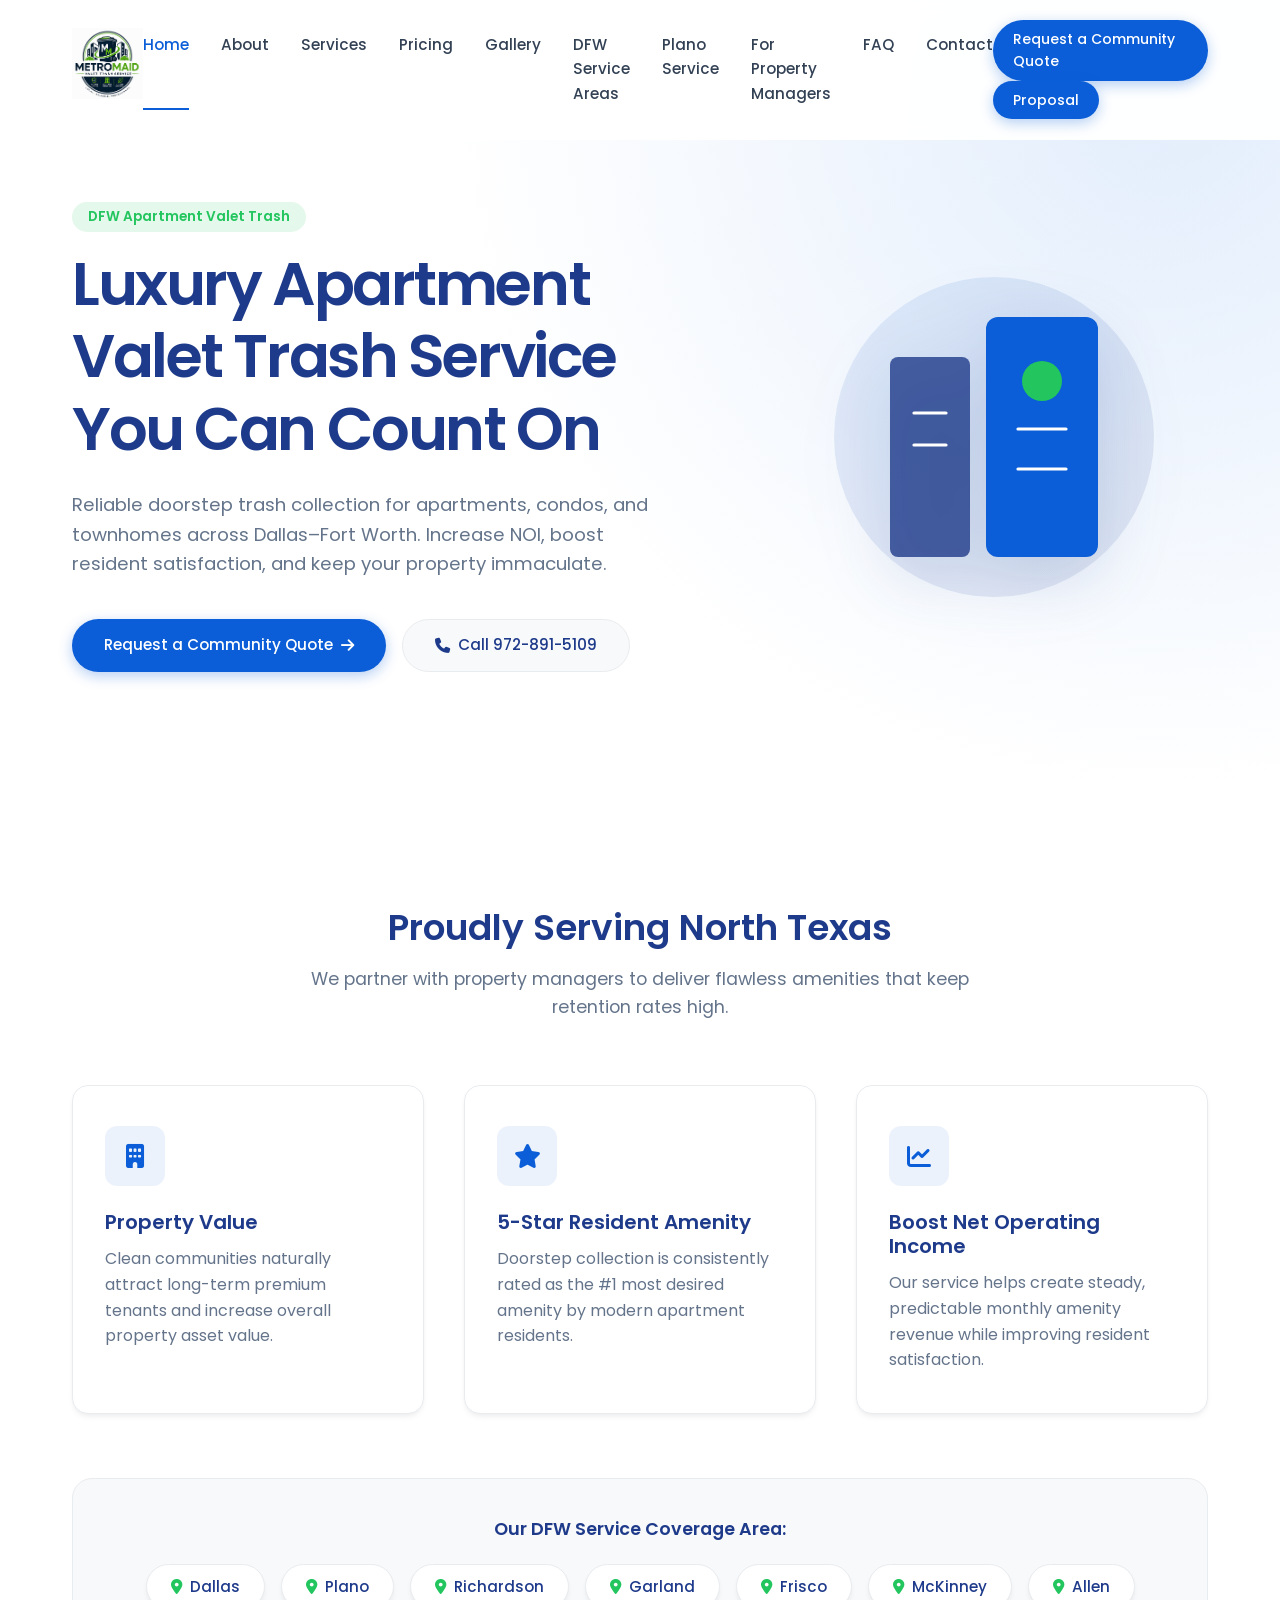
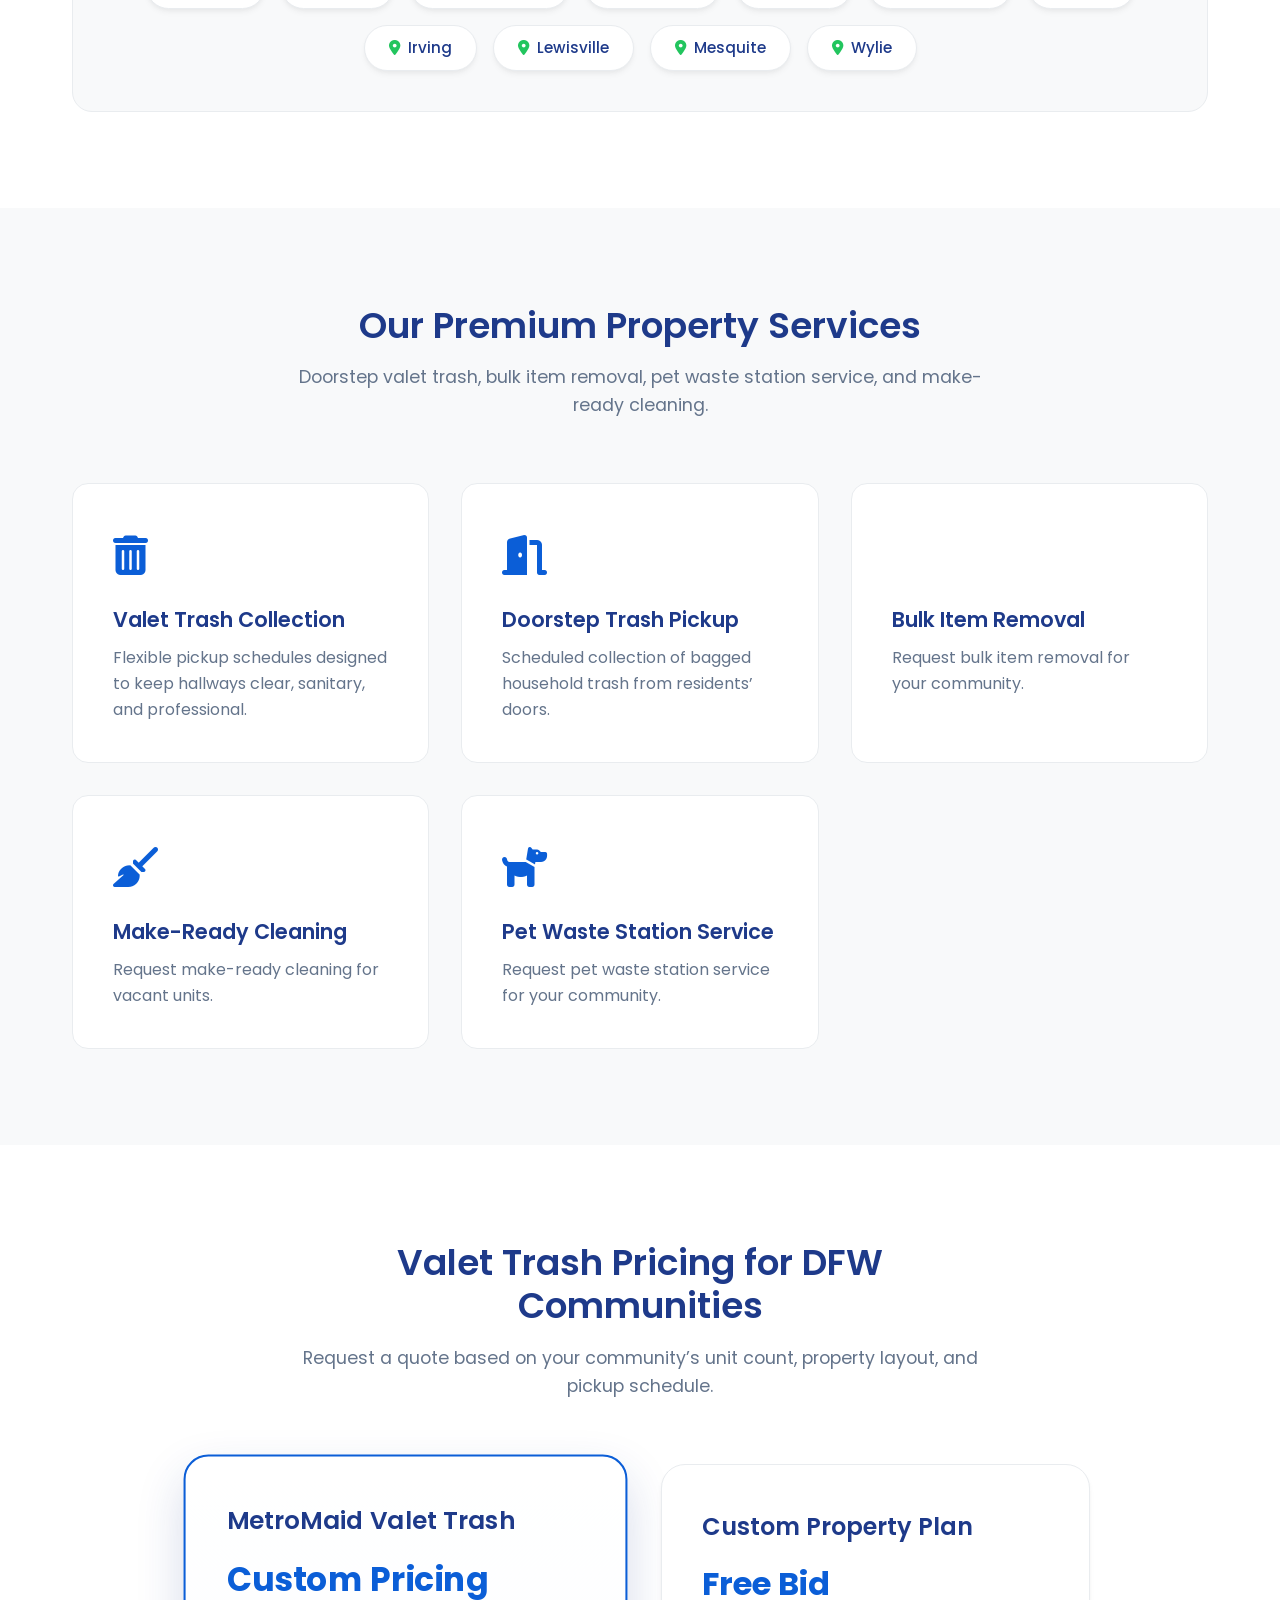
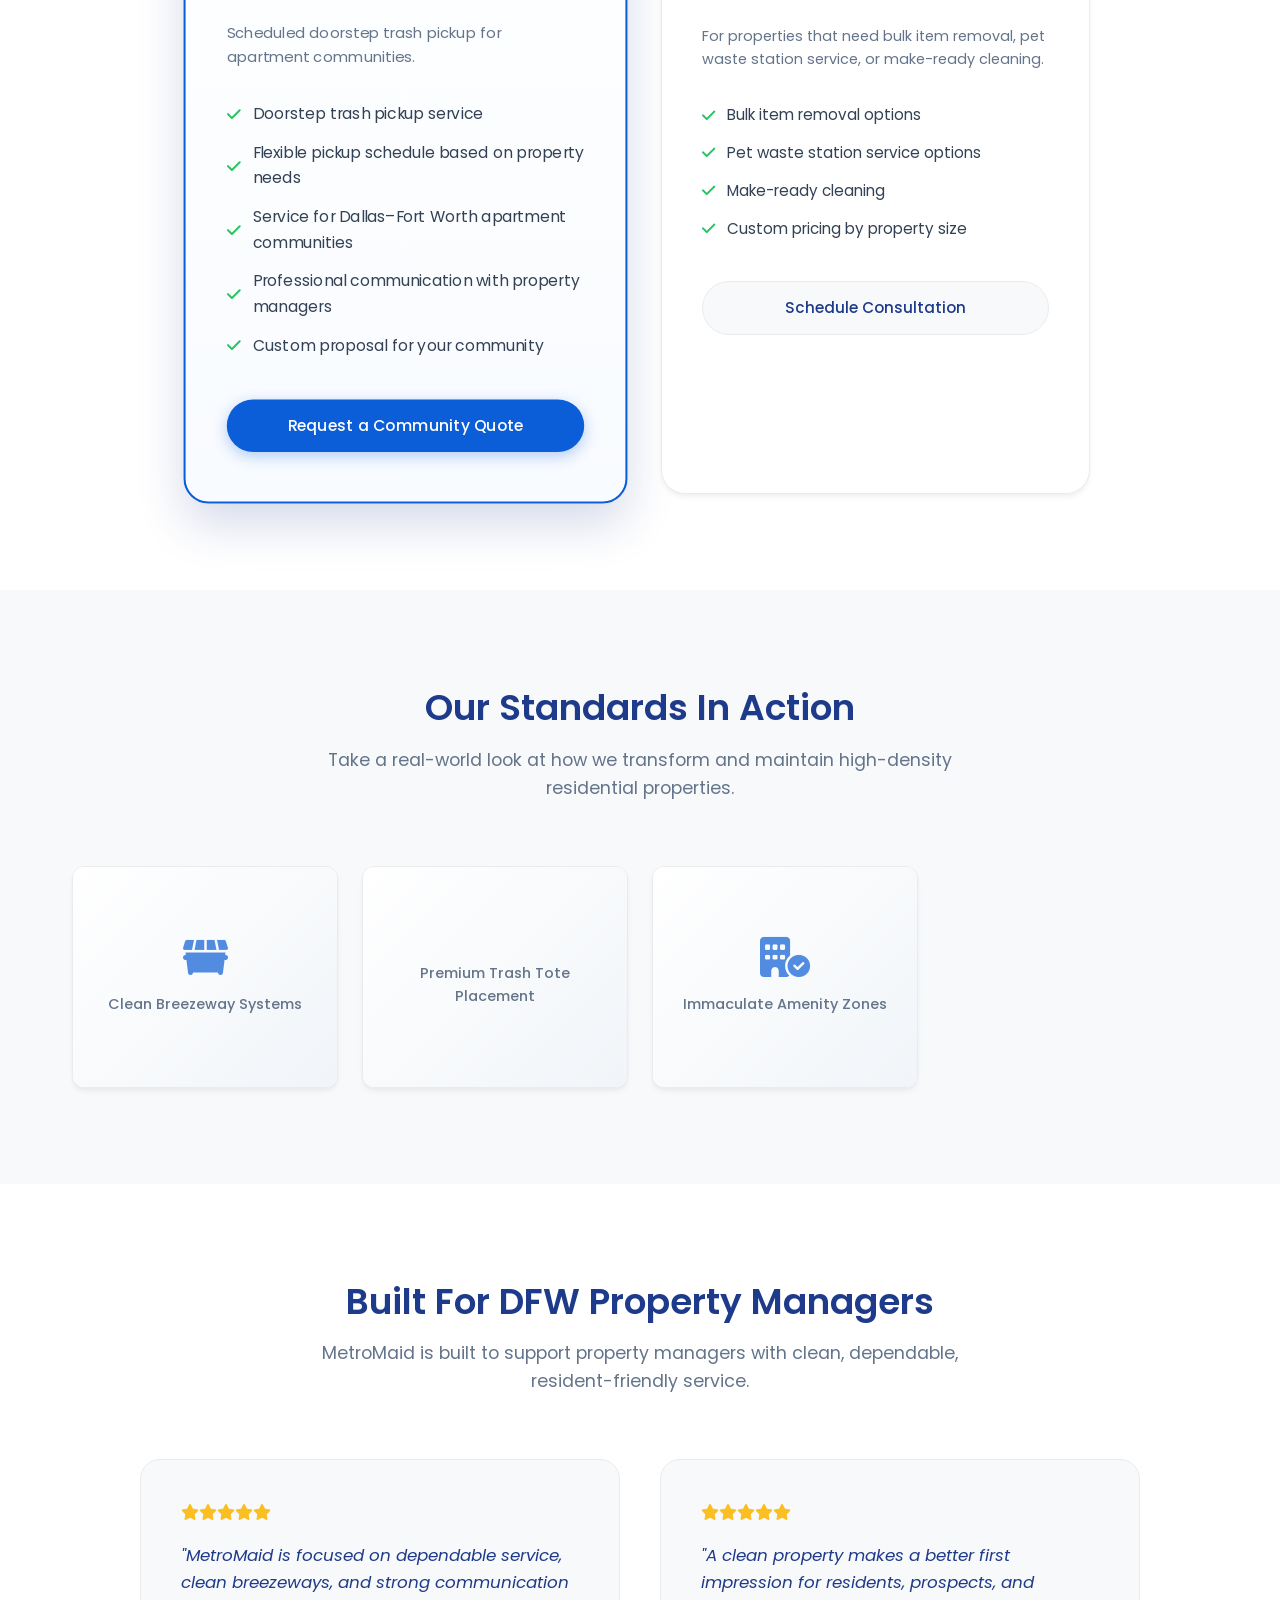
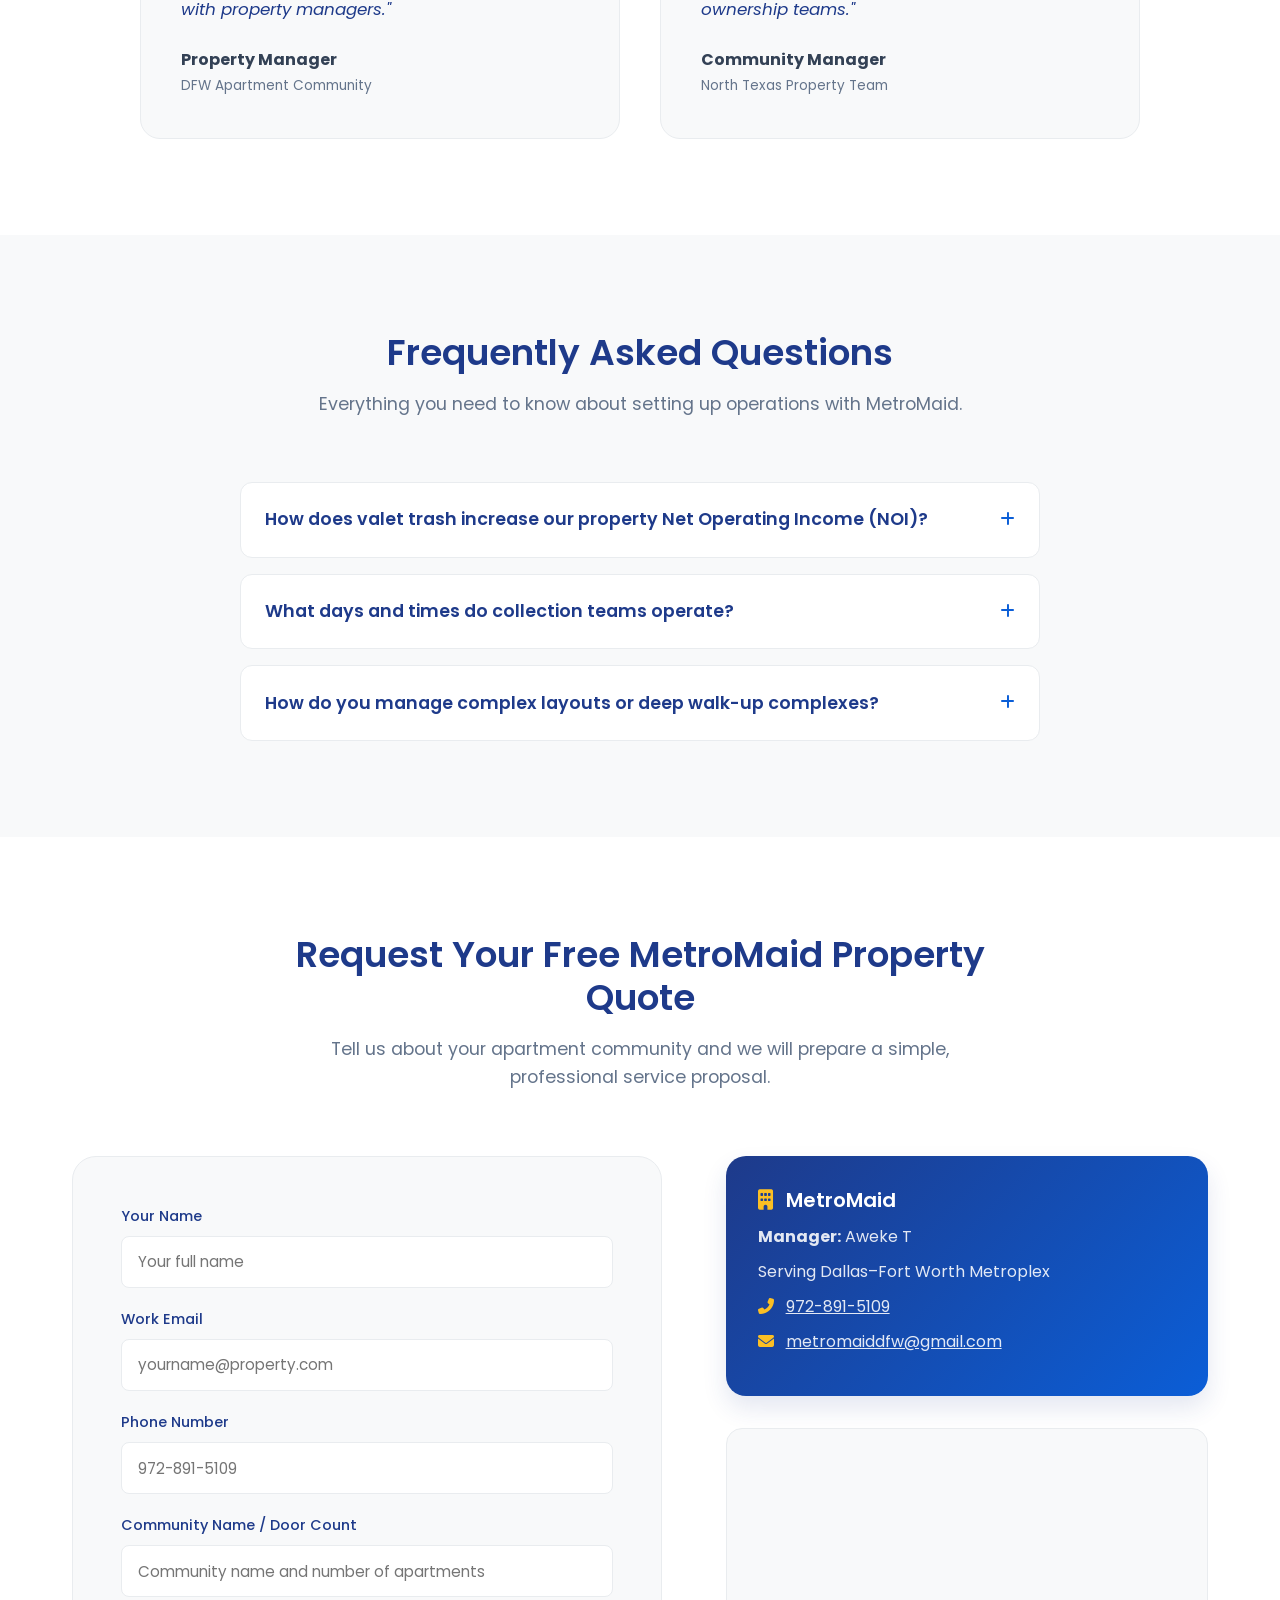
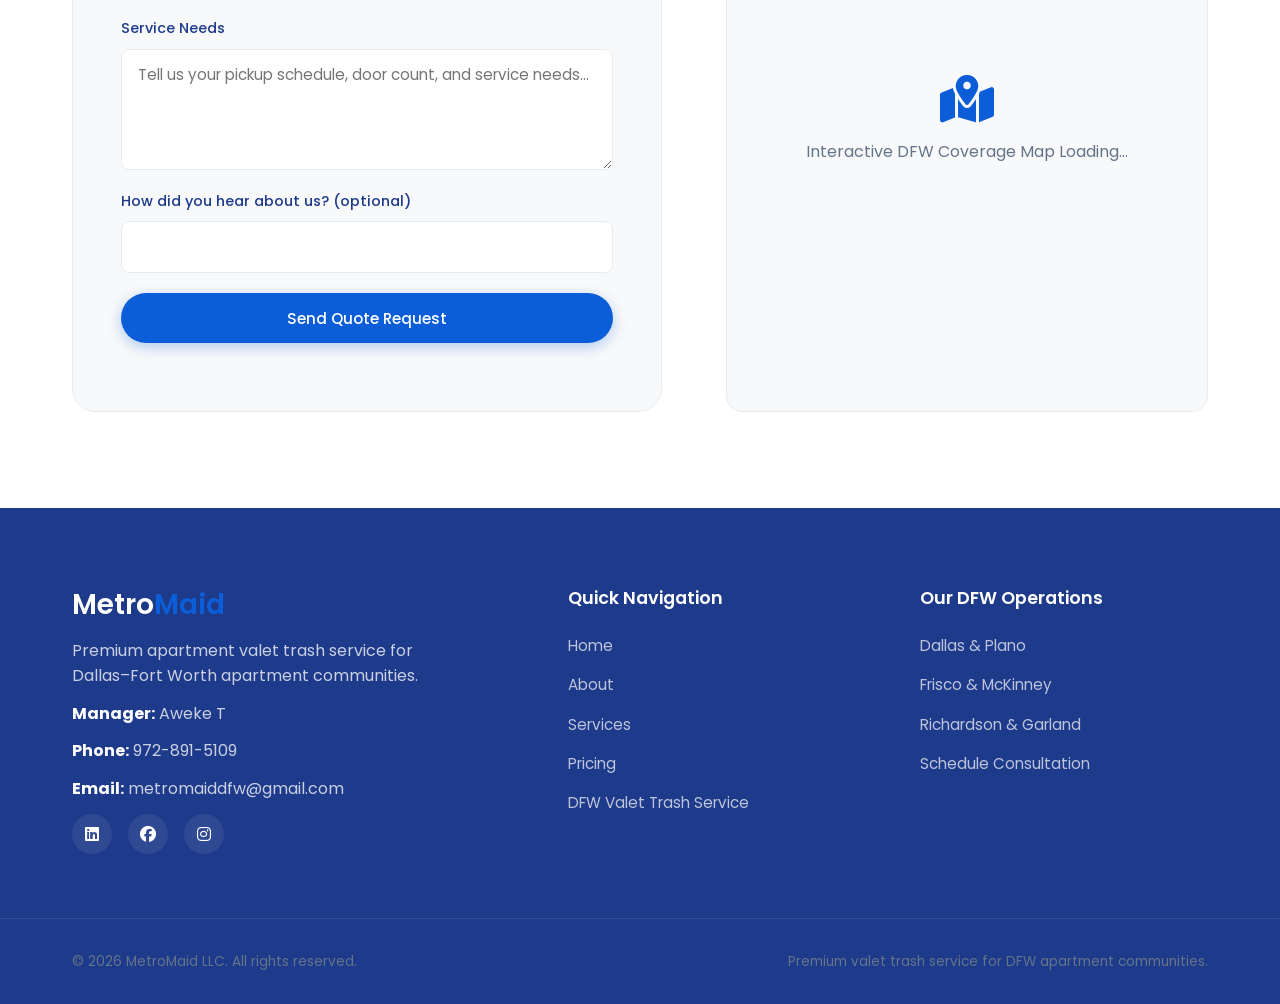
<file: index.html>
<!DOCTYPE html>
<html lang="en">
<head>
    <meta charset="UTF-8">
    <meta name="google-site-verification" content="iaE5qQf2W2SJP2dP0sBNDFgKovXaI4vmBBHPhqnjYUM" />
    <meta name="viewport" content="width=device-width, initial-scale=1.0">
    <title>MetroMaid Valet | Premium Apartment Valet Trash Service DFW</title>
    <meta name="description" content="Doorstep valet trash, bulk item removal, pet waste station service, and make-ready cleaning for apartments, condos, and townhomes in DFW.">
    <link rel="canonical" href="https://aweke70.github.io/metromaid-website/">
    <link rel="preconnect" href="https://fonts.googleapis.com">
    <link rel="preconnect" href="https://fonts.gstatic.com" crossorigin>
    <link href="https://fonts.googleapis.com/css2?family=Poppins:wght@300;400;500;600;700&display=swap" rel="stylesheet">
    <link rel="stylesheet" href="https://cdnjs.cloudflare.com/ajax/libs/font-awesome/6.4.0/css/all.min.css">
    <link rel="stylesheet" href="style.css">
</head>
<body>

    <header class="main-header">
        <div class="container nav-container">
            <a href="#home" class="logo">
                <img src="MetroMaid-Logo.png" alt="MetroMaid Valet Trash" class="logo-image">
            </a>
            <nav class="nav-menu">
                <a href="#home" class="nav-link active">Home</a>
                <a href="#about" class="nav-link">About</a>
                <a href="#services" class="nav-link">Services</a>
                <a href="#pricing" class="nav-link">Pricing</a>
                <a href="#gallery" class="nav-link">Gallery</a>
                <a href="valet-trash-service-dfw.html" class="nav-link">DFW Service Areas</a>
                <a href="valet-trash-plano.html" class="nav-link">Plano Service</a>
                <a href="for-property-managers.html" class="nav-link">For Property Managers</a>
                <a href="#faq" class="nav-link">FAQ</a>
                <a href="#contact" class="nav-link">Contact</a>
            </nav>
            <div class="nav-cta">
                <a href="#contact" class="btn btn-primary btn-sm">Request a Community Quote</a>
                <a href="proposal-generator.html" class="btn btn-primary btn-sm">Proposal</a>
            </div>
            <button class="mobile-nav-toggle" aria-label="Toggle navigation">
                <span class="bar"></span>
                <span class="bar"></span>
                <span class="bar"></span>
            </button>
        </div>
    </header>

    <section id="home" class="hero-section">
        <div class="container hero-container">
            <div class="hero-content">
                <span class="badge">DFW Apartment Valet Trash</span>
                <h1>Luxury Apartment Valet Trash Service You Can Count On</h1>
                <p>Reliable doorstep trash collection for apartments, condos, and townhomes across Dallas–Fort Worth. Increase NOI, boost resident satisfaction, and keep your property immaculate.</p>
                <div class="hero-actions">
                    <a href="#contact" class="btn btn-primary">Request a Community Quote <i class="fas fa-arrow-right"></i></a>
                    <a href="tel:19728915109" class="btn btn-secondary"><i class="fas fa-phone"></i> Call 972-891-5109</a>
                </div>
            </div>
            <div class="hero-image-container">
                <div class="hero-image-overlay"></div>
                <svg viewBox="0 0 500 500" class="hero-svg" xmlns="http://www.w3.org/2000/svg">
                    <defs>
                        <linearGradient id="grad1" x1="0%" y1="0%" x2="100%" y2="100%">
                            <stop offset="0%" style="stop-color:#0B5ED7;stop-opacity:1" />
                            <stop offset="100%" style="stop-color:#1E3A8A;stop-opacity:1" />
                        </linearGradient>
                    </defs>
                    <circle cx="250" cy="250" r="200" fill="url(#grad1)" opacity="0.1"/>
                    <rect x="120" y="150" width="100" height="250" rx="10" fill="#1E3A8A" opacity="0.8"/>
                    <rect x="240" y="100" width="140" height="300" rx="15" fill="#0B5ED7"/>
                    <circle cx="310" cy="180" r="25" fill="#22C55E"/>
                    <path d="M150 220 H190 M150 260 H190 M280 240 H340 M280 290 H340" stroke="white" stroke-width="4" stroke-linecap="round"/>
                </svg>
            </div>
        </div>
    </section>

    <section id="about" class="about-section">
        <div class="container">
            <div class="section-header">
                <h2>Proudly Serving North Texas</h2>
                <p>We partner with property managers to deliver flawless amenities that keep retention rates high.</p>
            </div>
            <div class="about-grid">
                <div class="about-card">
                    <div class="about-icon"><i class="fas fa-building"></i></div>
                    <h3>Property Value</h3>
                    <p>Clean communities naturally attract long-term premium tenants and increase overall property asset value.</p>
                </div>
                <div class="about-card">
                    <div class="about-icon"><i class="fas fa-star"></i></div>
                    <h3>5-Star Resident Amenity</h3>
                    <p>Doorstep collection is consistently rated as the #1 most desired amenity by modern apartment residents.</p>
                </div>
                <div class="about-card">
                    <div class="about-icon"><i class="fas fa-chart-line"></i></div>
                    <h3>Boost Net Operating Income</h3>
                    <p>Our service helps create steady, predictable monthly amenity revenue while improving resident satisfaction.</p>
                </div>
            </div>
            <div class="service-locations">
                <h4>Our DFW Service Coverage Area:</h4>
                <div class="location-tags">
                    <span><i class="fas fa-map-marker-alt"></i> Dallas</span>
                    <span><i class="fas fa-map-marker-alt"></i> Plano</span>
                    <span><i class="fas fa-map-marker-alt"></i> Richardson</span>
                    <span><i class="fas fa-map-marker-alt"></i> Garland</span>
                    <span><i class="fas fa-map-marker-alt"></i> Frisco</span>
                    <span><i class="fas fa-map-marker-alt"></i> McKinney</span>
                    <span><i class="fas fa-map-marker-alt"></i> Allen</span>
                    <span><i class="fas fa-map-marker-alt"></i> Irving</span>
                    <span><i class="fas fa-map-marker-alt"></i> Lewisville</span>
                    <span><i class="fas fa-map-marker-alt"></i> Mesquite</span>
                    <span><i class="fas fa-map-marker-alt"></i> Wylie</span>
                </div>
            </div>
        </div>
    </section>

    <section id="services" class="services-section">
        <div class="container">
            <div class="section-header">
                <h2>Our Premium Property Services</h2>
                <p>Doorstep valet trash, bulk item removal, pet waste station service, and make-ready cleaning.</p>
            </div>
            <div class="services-grid">
                <div class="service-card">
                    <div class="service-icon"><i class="fas fa-trash-alt"></i></div>
                    <h3>Valet Trash Collection</h3>
                    <p>Flexible pickup schedules designed to keep hallways clear, sanitary, and professional.</p>
                </div>
                <div class="service-card">
                    <div class="service-icon"><i class="fas fa-door-open"></i></div>
                    <h3>Doorstep Trash Pickup</h3>
                    <p>Scheduled collection of bagged household trash from residents’ doors.</p>
                </div>
                <div class="service-card">
                    <div class="service-icon"><i class="fas fa-truck-load"></i></div>
                    <h3>Bulk Item Removal</h3>
                    <p>Request bulk item removal for your community.</p>
                </div>
                <div class="service-card">
                    <div class="service-icon"><i class="fas fa-broom"></i></div>
                    <h3>Make-Ready Cleaning</h3>
                    <p>Request make-ready cleaning for vacant units.</p>
                </div>
                <div class="service-card">
                    <div class="service-icon"><i class="fas fa-dog"></i></div>
                    <h3>Pet Waste Station Service</h3>
                    <p>Request pet waste station service for your community.</p>
                </div>
            </div>
        </div>
    </section>

    <section id="pricing" class="pricing-section">
        <div class="container">
            <div class="section-header">
                <h2>Valet Trash Pricing for DFW Communities</h2>
                <p>Request a quote based on your community’s unit count, property layout, and pickup schedule.</p>
            </div>
            <div class="pricing-grid">
                <div class="pricing-card featured">
                    <h3>MetroMaid Valet Trash</h3>
                    <div class="price">Custom Pricing</div>
                    <p class="price-desc">Scheduled doorstep trash pickup for apartment communities.</p>
                    <ul class="price-features">
                        <li><i class="fas fa-check"></i> Doorstep trash pickup service</li>
                        <li><i class="fas fa-check"></i> Flexible pickup schedule based on property needs</li>
                        <li><i class="fas fa-check"></i> Service for Dallas–Fort Worth apartment communities</li>
                        <li><i class="fas fa-check"></i> Professional communication with property managers</li>
                        <li><i class="fas fa-check"></i> Custom proposal for your community</li>
                    </ul>
                    <a href="#contact" class="btn btn-primary btn-full">Request a Community Quote</a>
                </div>
                <div class="pricing-card">
                    <h3>Custom Property Plan</h3>
                    <div class="price">Free Bid</div>
                    <p class="price-desc">For properties that need bulk item removal, pet waste station service, or make-ready cleaning.</p>
                    <ul class="price-features">
                        <li><i class="fas fa-check"></i> Bulk item removal options</li>
                        <li><i class="fas fa-check"></i> Pet waste station service options</li>
                        <li><i class="fas fa-check"></i> Make-ready cleaning</li>
                        <li><i class="fas fa-check"></i> Custom pricing by property size</li>
                    </ul>
                    <a href="#contact" class="btn btn-secondary btn-full">Schedule Consultation</a>
                </div>
            </div>
        </div>
    </section>

    <section id="gallery" class="gallery-section">
        <div class="container">
            <div class="section-header">
                <h2>Our Standards In Action</h2>
                <p>Take a real-world look at how we transform and maintain high-density residential properties.</p>
            </div>
            <div class="gallery-grid">
                <div class="gallery-item">
                    <div class="gallery-placeholder"><i class="fas fa-dumpster"></i><span>Clean Breezeway Systems</span></div>
                </div>
                <div class="gallery-item">
                    <div class="gallery-placeholder"><i class="fas fa-sparkles"></i><span>Premium Trash Tote Placement</span></div>
                </div>
                <div class="gallery-item">
                    <div class="gallery-placeholder"><i class="fas fa-building-circle-check"></i><span>Immaculate Amenity Zones</span></div>
                </div>
            </div>
        </div>
    </section>

    <section class="testimonials-section">
        <div class="container">
            <div class="section-header">
                <h2>Built For DFW Property Managers</h2>
                <p>MetroMaid is built to support property managers with clean, dependable, resident-friendly service.</p>
            </div>
            <div class="testimonials-grid">
                <div class="testimonial-card">
                    <div class="stars"><i class="fas fa-star"></i><i class="fas fa-star"></i><i class="fas fa-star"></i><i class="fas fa-star"></i><i class="fas fa-star"></i></div>
                    <p>"MetroMaid is focused on dependable service, clean breezeways, and strong communication with property managers."</p>
                    <div class="user-info">
                        <strong>Property Manager</strong>
                        <span>DFW Apartment Community</span>
                    </div>
                </div>
                <div class="testimonial-card">
                    <div class="stars"><i class="fas fa-star"></i><i class="fas fa-star"></i><i class="fas fa-star"></i><i class="fas fa-star"></i><i class="fas fa-star"></i></div>
                    <p>"A clean property makes a better first impression for residents, prospects, and ownership teams."</p>
                    <div class="user-info">
                        <strong>Community Manager</strong>
                        <span>North Texas Property Team</span>
                    </div>
                </div>
            </div>
        </div>
    </section>

    <section id="faq" class="faq-section">
        <div class="container">
            <div class="section-header">
                <h2>Frequently Asked Questions</h2>
                <p>Everything you need to know about setting up operations with MetroMaid.</p>
            </div>
            <div class="faq-accordion">
                <div class="faq-item">
                    <div class="faq-header">
                        <h3>How does valet trash increase our property Net Operating Income (NOI)?</h3>
                        <span class="faq-icon"><i class="fas fa-plus"></i></span>
                    </div>
                    <div class="faq-body">
                        <p>We bill you a flat rate per door, allowing you to bundle this service as a standard premium amenity for residents. The spread between the cost and the resident structural amenity fee becomes continuous revenue directly increasing your property value.</p>
                    </div>
                </div>
                <div class="faq-item">
                    <div class="faq-header">
                        <h3>What days and times do collection teams operate?</h3>
                        <span class="faq-icon"><i class="fas fa-plus"></i></span>
                    </div>
                    <div class="faq-body">
                        <p>Our standard doorstep pickup starts at 7 p.m. Sunday through Thursday. Friday and Saturday are off under the standard schedule. Property managers can request different pickup days.</p>
                    </div>
                </div>
                <div class="faq-item">
                    <div class="faq-header">
                        <h3>How do you manage complex layouts or deep walk-up complexes?</h3>
                        <span class="faq-icon"><i class="fas fa-plus"></i></span>
                    </div>
                    <div class="faq-body">
                        <p>We plan pickup routes with property managers based on each community’s layout and access.</p>
                    </div>
                </div>
            </div>
        </div>
    </section>

    <section id="contact" class="contact-section">
        <div class="container">
            <div class="section-header">
                <h2>Request Your Free MetroMaid Property Quote</h2>
                <p>Tell us about your apartment community and we will prepare a simple, professional service proposal.</p>
            </div>
            <div class="contact-grid">
                <div class="contact-form-container">
                    <form id="quoteForm" class="contact-form" action="https://formspree.io/f/meebzqvp" method="post">
                        <div class="form-group">
                            <label for="name">Your Name</label>
                            <input type="text" id="name" name="name" required placeholder="Your full name">
                        </div>
                        <div class="form-group">
                            <label for="email">Work Email</label>
                            <input type="email" id="email" name="email" required placeholder="yourname@property.com">
                        </div>
                        <div class="form-group">
                            <label for="phone">Phone Number</label>
                            <input type="tel" id="phone" name="phone" required placeholder="972-891-5109">
                        </div>
                        <div class="form-group">
                            <label for="community">Community Name / Door Count</label>
                            <input type="text" id="community" name="community" required placeholder="Community name and number of apartments">
                        </div>
                        <div class="form-group">
                            <label for="message">Service Needs</label>
                            <textarea id="message" name="message" rows="4" placeholder="Tell us your pickup schedule, door count, and service needs..."></textarea>
                        </div>
                        <div class="form-group">
                            <label for="quote-source">How did you hear about us? (optional)</label>
                            <input type="text" id="quote-source" name="quote-source" maxlength="120">
                        </div>
                        <input type="text" name="_gotcha" hidden tabindex="-1" autocomplete="off">
                        <button type="submit" class="btn btn-primary btn-full">Send Quote Request</button>
                        <p id="quote-status" role="status"></p>
                    </form>
                </div>
                <div class="map-container">
                    <div class="contact-info-block">
                        <h4><i class="fas fa-building"></i> MetroMaid</h4>
                        <p><strong>Manager:</strong> Aweke T</p>
                        <p>Serving Dallas–Fort Worth Metroplex</p>
                        <p><i class="fas fa-phone-alt"></i> <a href="tel:+19728915109">972-891-5109</a></p>
                        <p><i class="fas fa-envelope"></i> <a href="mailto:metromaiddfw@gmail.com">metromaiddfw@gmail.com</a></p>
                    </div>
                    <div class="map-placeholder">
                        <div class="map-graphic">
                            <i class="fas fa-map-marked-alt"></i>
                            <span>Interactive DFW Coverage Map Loading...</span>
                        </div>
                    </div>
                </div>
            </div>
        </div>
    </section>

    <footer class="main-footer">
        <div class="container footer-grid">
            <div class="footer-brand">
                <h3>Metro<span>Maid</span></h3>
                <p>Premium apartment valet trash service for Dallas–Fort Worth apartment communities.</p>
                <p><strong>Manager:</strong> Aweke T</p>
                <p><strong>Phone:</strong> 972-891-5109</p>
                <p><strong>Email:</strong> metromaiddfw@gmail.com</p>
                <div class="social-icons">
                    <a href="#" aria-label="LinkedIn"><i class="fab fa-linkedin"></i></a>
                    <a href="#" aria-label="Facebook"><i class="fab fa-facebook"></i></a>
                    <a href="#" aria-label="Instagram"><i class="fab fa-instagram"></i></a>
                </div>
            </div>
            <div class="footer-links">
                <h4>Quick Navigation</h4>
                <ul>
                    <li><a href="#home">Home</a></li>
                    <li><a href="#about">About</a></li>
                    <li><a href="#services">Services</a></li>
                    <li><a href="#pricing">Pricing</a></li>
                    <li><a href="valet-trash-service-dfw.html">DFW Valet Trash Service</a></li>
                </ul>
            </div>
            <div class="footer-links">
                <h4>Our DFW Operations</h4>
                <ul>
                    <li><a href="#about">Dallas & Plano</a></li>
                    <li><a href="#about">Frisco & McKinney</a></li>
                    <li><a href="#about">Richardson & Garland</a></li>
                    <li><a href="#contact">Schedule Consultation</a></li>
                </ul>
            </div>
        </div>
        <div class="footer-bottom">
            <div class="container footer-bottom-content">
                <p>&copy; 2026 MetroMaid LLC. All rights reserved.</p>
                <p>Premium valet trash service for DFW apartment communities.</p>
            </div>
        </div>
    </footer>

    <script src="script.js?v=formatted-quote"></script>
</body>
</html>
</file>
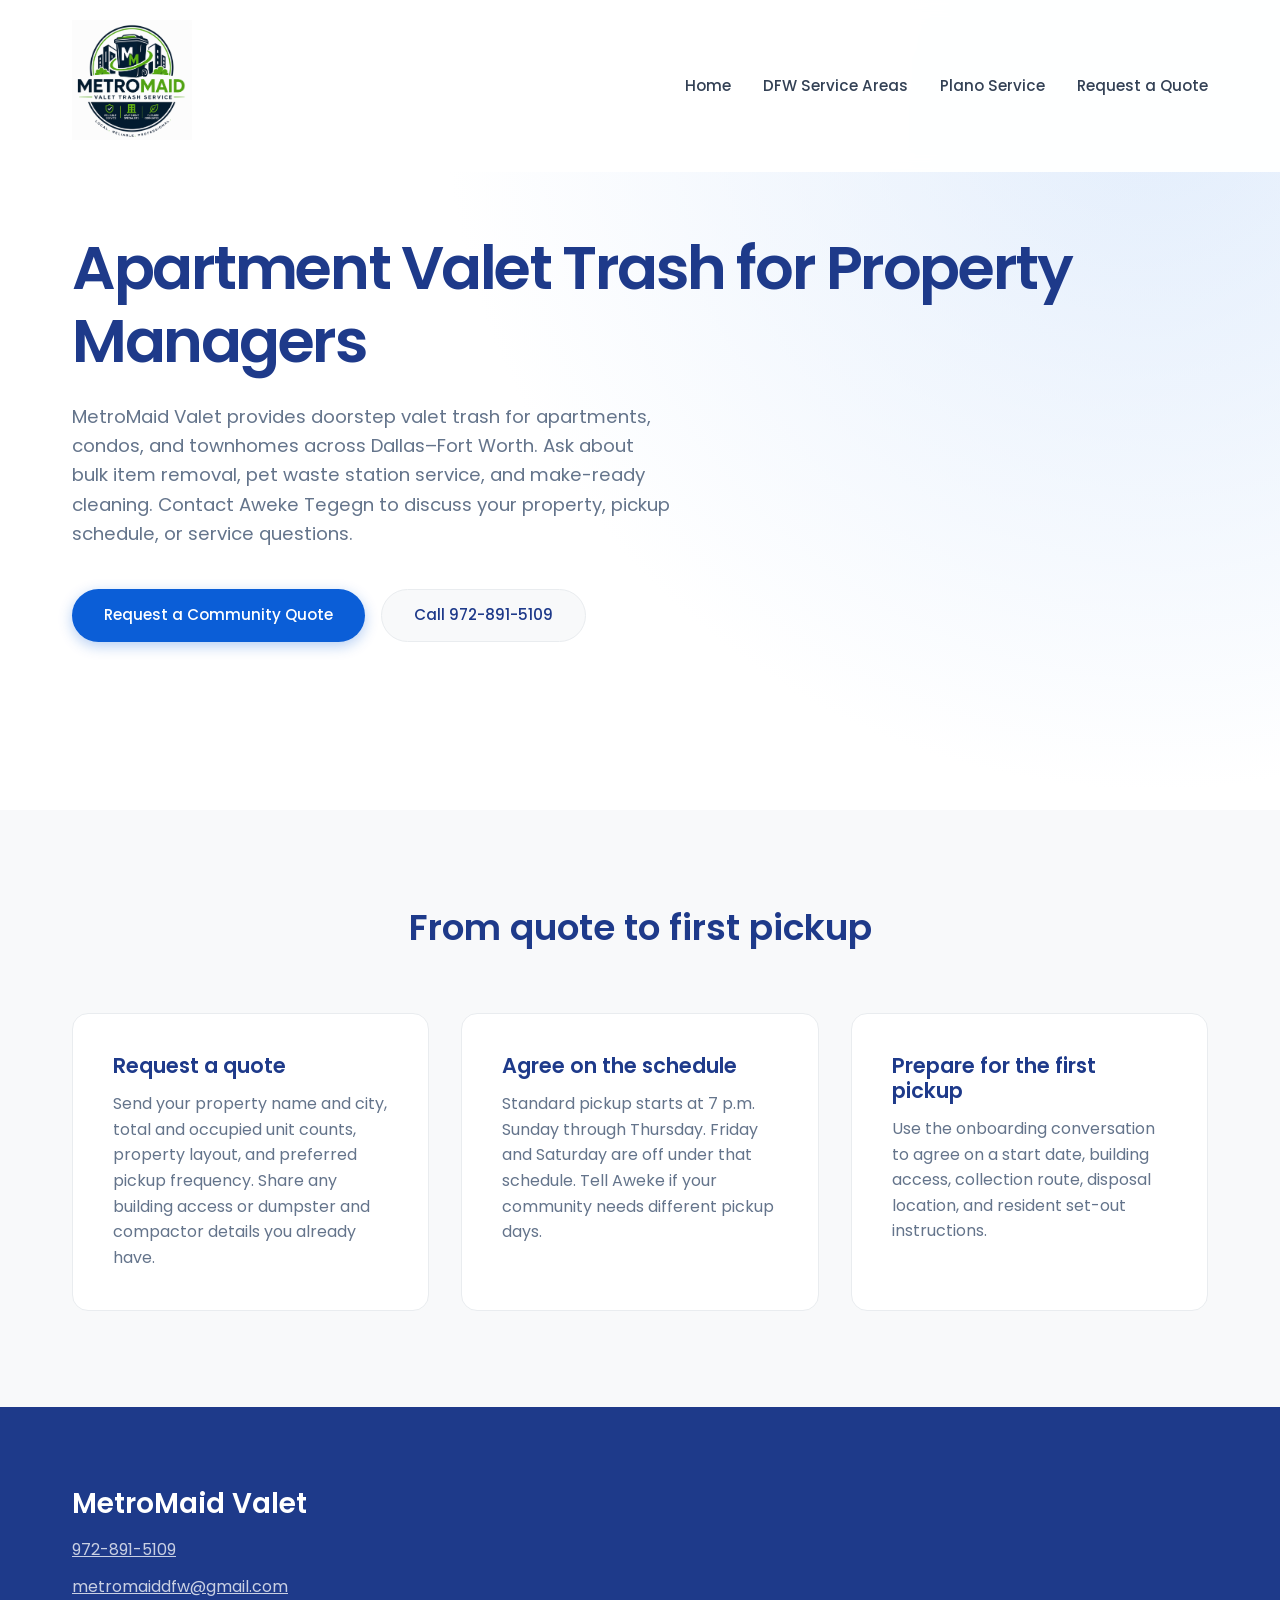
<file: for-property-managers.html>
<!doctype html>
<html lang="en">
<head>
  <meta charset="utf-8">
  <meta name="viewport" content="width=device-width, initial-scale=1">
  <title>Valet Trash for Property Managers | MetroMaid Valet</title>
  <meta name="description" content="Request a MetroMaid valet trash quote and plan doorstep pickup for your Dallas–Fort Worth apartment community.">
  <link rel="canonical" href="https://aweke70.github.io/metromaid-website/for-property-managers.html">
  <link rel="stylesheet" href="https://fonts.googleapis.com/css2?family=Poppins:wght@300;400;500;600;700&amp;display=swap">
  <link rel="stylesheet" href="style.css">
</head>
<body>
  <header class="main-header">
    <div class="container nav-container">
      <a class="logo" href="./"><img class="logo-image" src="MetroMaid-Logo.png" alt="MetroMaid Valet"></a>
      <nav class="nav-menu" aria-label="Main navigation">
        <a class="nav-link" href="./">Home</a>
        <a class="nav-link" href="valet-trash-service-dfw.html">DFW Service Areas</a>
        <a class="nav-link" href="valet-trash-plano.html">Plano Service</a>
        <a class="nav-link" href="./#contact">Request a Quote</a>
      </nav>
      <button type="button" class="mobile-nav-toggle" aria-label="Toggle navigation">
        <span class="bar"></span><span class="bar"></span><span class="bar"></span>
      </button>
    </div>
  </header>
  <main>
    <section class="hero-section">
      <div class="container">
        <div class="hero-content">
          <h1>Apartment Valet Trash for Property Managers</h1>
          <p>MetroMaid Valet provides doorstep valet trash for apartments, condos, and townhomes across Dallas–Fort Worth. Ask about bulk item removal, pet waste station service, and make-ready cleaning. Contact Aweke Tegegn to discuss your property, pickup schedule, or service questions.</p>
          <div class="hero-actions">
            <a class="btn btn-primary" href="./#contact">Request a Community Quote</a>
            <a class="btn btn-secondary" href="tel:+19728915109">Call 972-891-5109</a>
          </div>
        </div>
      </div>
    </section>
    <section class="services-section">
      <div class="container">
        <div class="section-header"><h2>From quote to first pickup</h2></div>
        <div class="services-grid">
        <article class="service-card">
          <h3>Request a quote</h3>
          <p>Send your property name and city, total and occupied unit counts, property layout, and preferred pickup frequency. Share any building access or dumpster and compactor details you already have.</p>
        </article>
        <article class="service-card">
          <h3>Agree on the schedule</h3>
          <p>Standard pickup starts at 7 p.m. Sunday through Thursday. Friday and Saturday are off under that schedule. Tell Aweke if your community needs different pickup days.</p>
        </article>
        <article class="service-card">
          <h3>Prepare for the first pickup</h3>
          <p>Use the onboarding conversation to agree on a start date, building access, collection route, disposal location, and resident set-out instructions.</p>
        </article>
        </div>
      </div>
    </section>
  </main>
  <footer class="main-footer">
    <div class="container footer-grid">
      <div class="footer-brand">
        <h3>MetroMaid Valet</h3>
        <p><a href="tel:+19728915109">972-891-5109</a></p>
        <p><a href="mailto:metromaiddfw@gmail.com">metromaiddfw@gmail.com</a></p>
      </div>
    </div>
  </footer>
  <script src="script.js" defer></script>
</body>
</html>
</file>
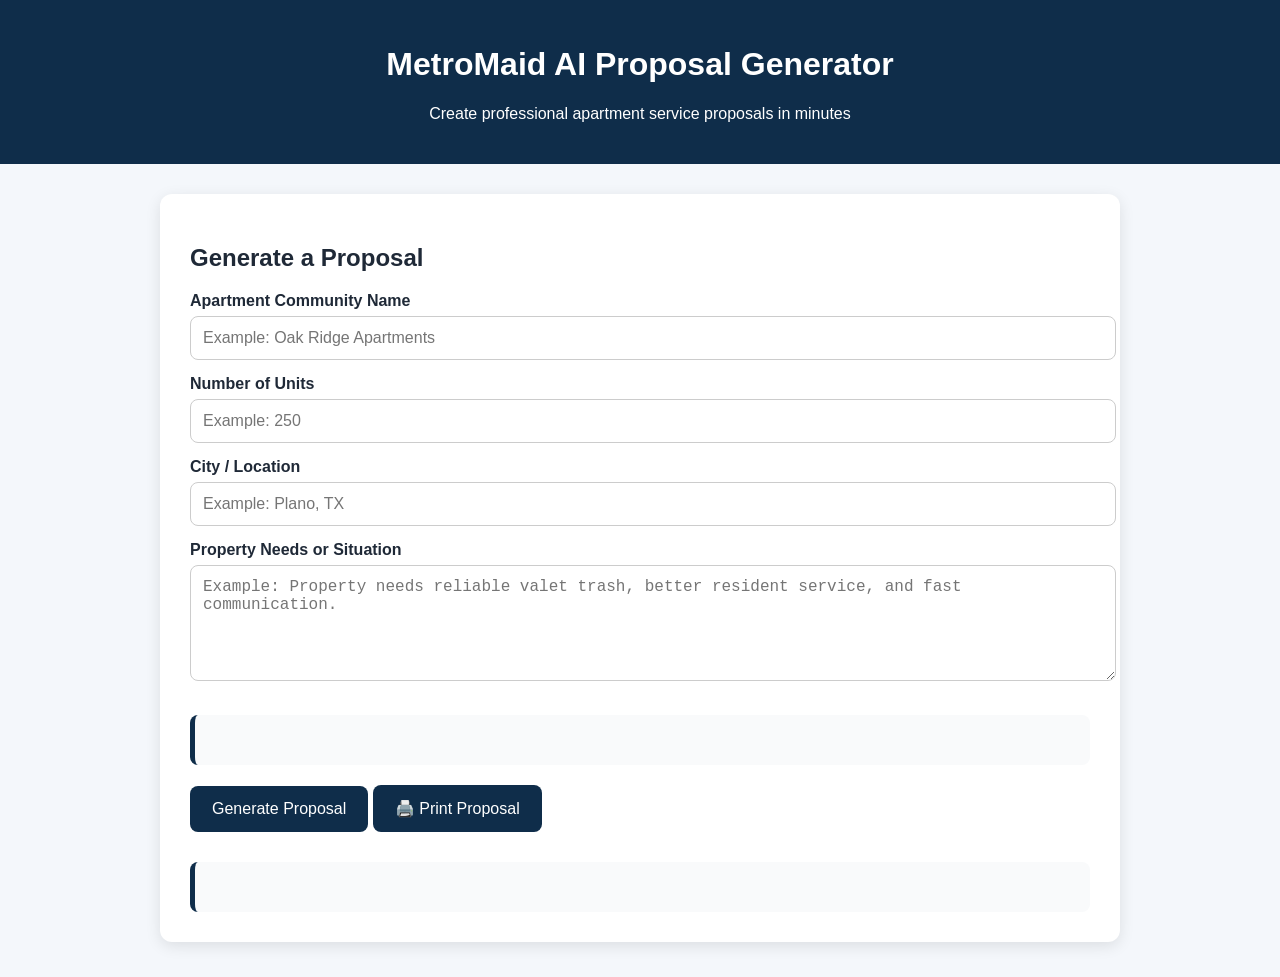
<file: proposal-generator.html>
<!DOCTYPE html>
<html lang="en">
<head><!-- MetroMaid Proposal Generator v1 -->
  <meta charset="UTF-8">
  <meta name="viewport" content="width=device-width, initial-scale=1.0">
  <title>MetroMaid AI Proposal Generator</title>
  <style>
    body {
      font-family: Arial, sans-serif;
      background: #f4f7fb;
      margin: 0;
      padding: 0;
      color: #1f2937;
    }

    header {
      background: #0f2d4a;
      color: white;
      padding: 25px;
      text-align: center;
    }

    .container {
      max-width: 900px;
      margin: 30px auto;
      background: white;
      padding: 30px;
      border-radius: 12px;
      box-shadow: 0 4px 15px rgba(0,0,0,0.1);
    }

    label {
      font-weight: bold;
      display: block;
      margin-top: 15px;
    }

    input, textarea {
      width: 100%;
      padding: 12px;
      margin-top: 6px;
      border: 1px solid #ccc;
      border-radius: 8px;
      font-size: 16px;
    }

    button {
      margin-top: 20px;
      background: #0f2d4a;
      color: white;
      border: none;
      padding: 14px 22px;
      border-radius: 8px;
      font-size: 16px;
      cursor: pointer;
    }

    button:hover {
      background: #16456f;
    }

    #proposalOutput {
      margin-top: 30px;
      background: #f9fafb;
      padding: 25px;
      border-left: 5px solid #0f2d4a;
      white-space: pre-wrap;
      border-radius: 8px;
    }
  @media print {
  body {
    font-size: 12px;
    font-weight: 700;
    line-height: 1.25;
    margin: 0;
    padding: 0;
  }

  header,
  form,
  button {
    display: none !important;
  }

  .container {
    margin-top: 0 !important;
    padding-top: 0 !important;
  }

  #proposalOutput {
    margin: 0 !important;
    padding: 0 !important;
    border: none !important;
    line-height: 1.05;
    position: absolute;
    top: 0;
    left: 0;
    width: 100%;
  }

  #proposalOutput p,
  #proposalOutput li {
    margin: 2px 0;
  }

  #proposalOutput h1,
  #proposalOutput h2,
  #proposalOutput h3 {
    margin: 4px 0 3px;
  }

  @page {
    size: Letter;
    margin: 0.1in;
  }
}
}
  </style>
</head>
<body>

<header>
  <h1>MetroMaid AI Proposal Generator</h1>
  <p>Create professional apartment service proposals in minutes</p>
</header>

<div class="container">
  <h2>Generate a Proposal</h2>

  <label>Apartment Community Name</label>
  <input type="text" id="apartmentName" placeholder="Example: Oak Ridge Apartments">

  <label>Number of Units</label>
  <input type="number" id="units" placeholder="Example: 250">

  <label>City / Location</label>
  <input type="text" id="city" placeholder="Example: Plano, TX">

  <label>Property Needs or Situation</label>
  <textarea id="situation" rows="5" placeholder="Example: Property needs reliable valet trash, better resident service, and fast communication."></textarea>
<div id="proposalOutput"></div>
  <button onclick="generateProposal()">Generate Proposal</button>
<button onclick="window.print()">🖨️ Print Proposal</button>
  <div id="proposalOutput"></div>
</div>

<script>
function generateProposal() {
  const apartmentName = document.getElementById("apartmentName").value;
  const units = document.getElementById("units").value;
  const city = document.getElementById("city").value;
  const situation = document.getElementById("situation").value;
 const pricePerUnit = 25;
const estimatedMonthly = units * pricePerUnit;
 const formattedMonthly = estimatedMonthly.toLocaleString();

  const proposal = `
MetroMaid Valet Trash Service Proposal

Prepared for: ${apartmentName}
Location: ${city}
Community Size: ${units} units
Estimated Monthly Contract: $${formattedMonthly}

Executive Summary

MetroMaid is pleased to present this proposal for professional valet trash service for ${apartmentName}. As a locally owned Dallas-Fort Worth valet trash company, MetroMaid focuses on reliable service, fast communication, and professional support for apartment communities.

Property Situation

${situation}

Recommended Service

MetroMaid recommends a reliable valet trash collection program designed to improve resident convenience, support property cleanliness, and reduce daily trash-related concerns for management.

Why Choose MetroMaid

• Locally owned and operated in the Dallas-Fort Worth area
• Direct communication with management
• Professional and dependable service
• Background-conscious hiring approach
• Flexible service for apartment communities
• Introductory pricing available for new properties

Proposed Next Step

We recommend scheduling a short property walk-through to better understand the community layout, pickup areas, service expectations, and resident needs. After the walk-through, MetroMaid can provide a customized pricing and service plan.

Thank you for considering MetroMaid Valet Trash Service.
`;

  document.getElementById("proposalOutput").innerText = proposal;
}
</script>
 <style>
@media print {
  body * {
    visibility: hidden;
  }

  #proposalOutput,
  #proposalOutput * {
    visibility: visible;
  }

  #proposalOutput {
    position: static;
    font-size: 12px;
    
    width: 100%;
  }
}
</style>

</body>
</html>
</file>
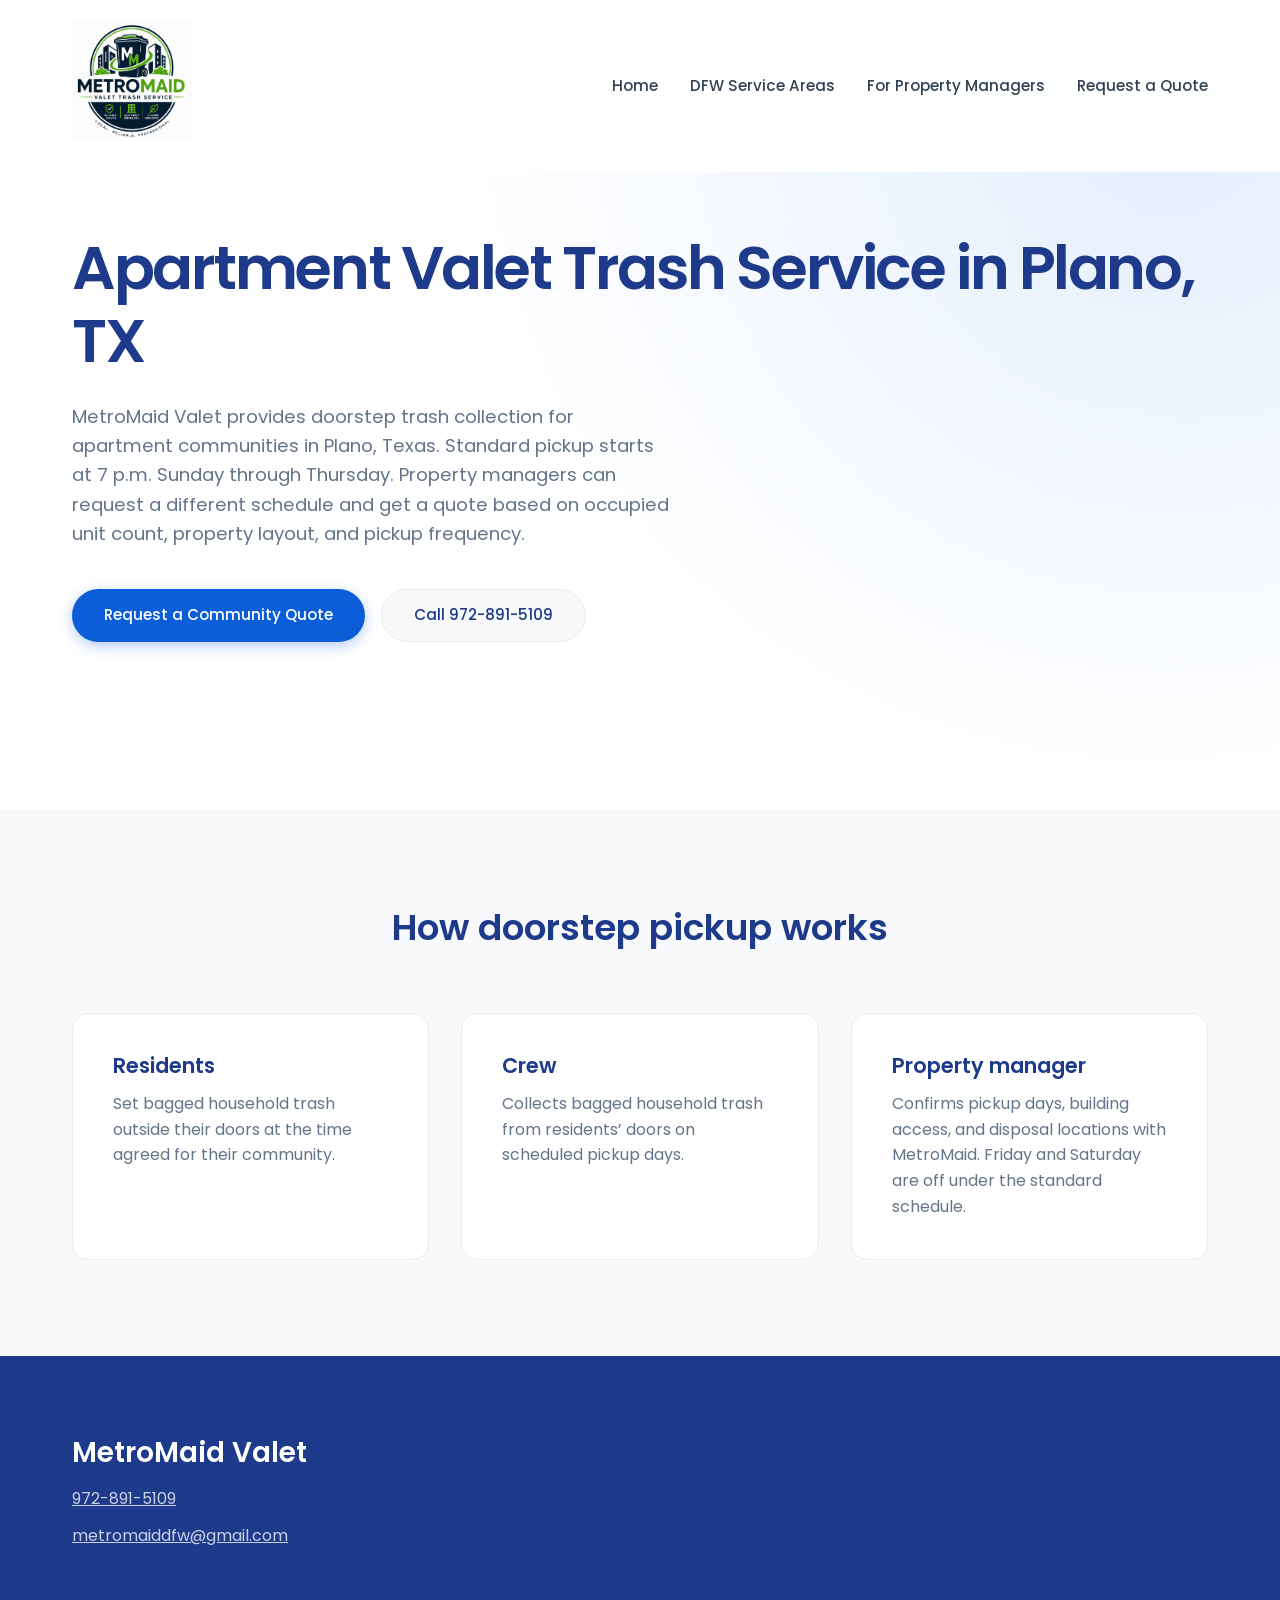
<file: valet-trash-plano.html>
<!doctype html>
<html lang="en">
<head>
  <meta charset="utf-8">
  <meta name="viewport" content="width=device-width, initial-scale=1">
  <title>Plano Apartment Valet Trash | MetroMaid Valet</title>
  <meta name="description" content="Doorstep trash pickup for Plano apartment communities. See pickup days, how service works, and how to request a property quote.">
  <link rel="canonical" href="https://aweke70.github.io/metromaid-website/valet-trash-plano.html">
  <link rel="stylesheet" href="https://fonts.googleapis.com/css2?family=Poppins:wght@300;400;500;600;700&amp;display=swap">
  <link rel="stylesheet" href="style.css">
  <script type="application/ld+json">
{
  "@context": "https://schema.org",
  "@graph": [
    {
      "@type": "Organization",
      "@id": "https://aweke70.github.io/metromaid-website/#business",
      "name": "MetroMaid Valet",
      "url": "https://aweke70.github.io/metromaid-website/",
      "telephone": "+19728915109",
      "email": "metromaiddfw@gmail.com"
    },
    {
      "@type": "Service",
      "@id": "https://aweke70.github.io/metromaid-website/valet-trash-plano.html#service",
      "name": "Apartment Valet Trash Service in Plano, TX",
      "url": "https://aweke70.github.io/metromaid-website/valet-trash-plano.html",
      "serviceType": "Doorstep trash collection for apartment communities",
      "provider": {
        "@id": "https://aweke70.github.io/metromaid-website/#business"
      },
      "areaServed": {
        "@type": "City",
        "name": "Plano, Texas"
      }
    }
  ]
}
  </script>
</head>
<body>
  <header class="main-header">
    <div class="container nav-container">
      <a class="logo" href="./"><img class="logo-image" src="MetroMaid-Logo.png" alt="MetroMaid Valet"></a>
      <nav class="nav-menu" aria-label="Main navigation">
        <a class="nav-link" href="./">Home</a>
        <a class="nav-link" href="valet-trash-service-dfw.html">DFW Service Areas</a>
        <a class="nav-link" href="for-property-managers.html">For Property Managers</a>
        <a class="nav-link" href="./#contact">Request a Quote</a>
      </nav>
      <button type="button" class="mobile-nav-toggle" aria-label="Toggle navigation">
        <span class="bar"></span><span class="bar"></span><span class="bar"></span>
      </button>
    </div>
  </header>
  <main>
    <section class="hero-section">
      <div class="container">
        <div class="hero-content">
          <h1>Apartment Valet Trash Service in Plano, TX</h1>
          <p>MetroMaid Valet provides doorstep trash collection for apartment communities in Plano, Texas. Standard pickup starts at 7 p.m. Sunday through Thursday. Property managers can request a different schedule and get a quote based on occupied unit count, property layout, and pickup frequency.</p>
          <div class="hero-actions">
            <a class="btn btn-primary" href="./#contact">Request a Community Quote</a>
            <a class="btn btn-secondary" href="tel:+19728915109">Call 972-891-5109</a>
          </div>
        </div>
      </div>
    </section>
    <section class="services-section">
      <div class="container">
        <div class="section-header"><h2>How doorstep pickup works</h2></div>
        <div class="services-grid">
        <article class="service-card">
          <h3>Residents</h3>
          <p>Set bagged household trash outside their doors at the time agreed for their community.</p>
        </article>
        <article class="service-card">
          <h3>Crew</h3>
          <p>Collects bagged household trash from residents’ doors on scheduled pickup days.</p>
        </article>
        <article class="service-card">
          <h3>Property manager</h3>
          <p>Confirms pickup days, building access, and disposal locations with MetroMaid. Friday and Saturday are off under the standard schedule.</p>
        </article>
        </div>
      </div>
    </section>
  </main>
  <footer class="main-footer">
    <div class="container footer-grid">
      <div class="footer-brand">
        <h3>MetroMaid Valet</h3>
        <p><a href="tel:+19728915109">972-891-5109</a></p>
        <p><a href="mailto:metromaiddfw@gmail.com">metromaiddfw@gmail.com</a></p>
      </div>
    </div>
  </footer>
  <script src="script.js" defer></script>
</body>
</html>
</file>
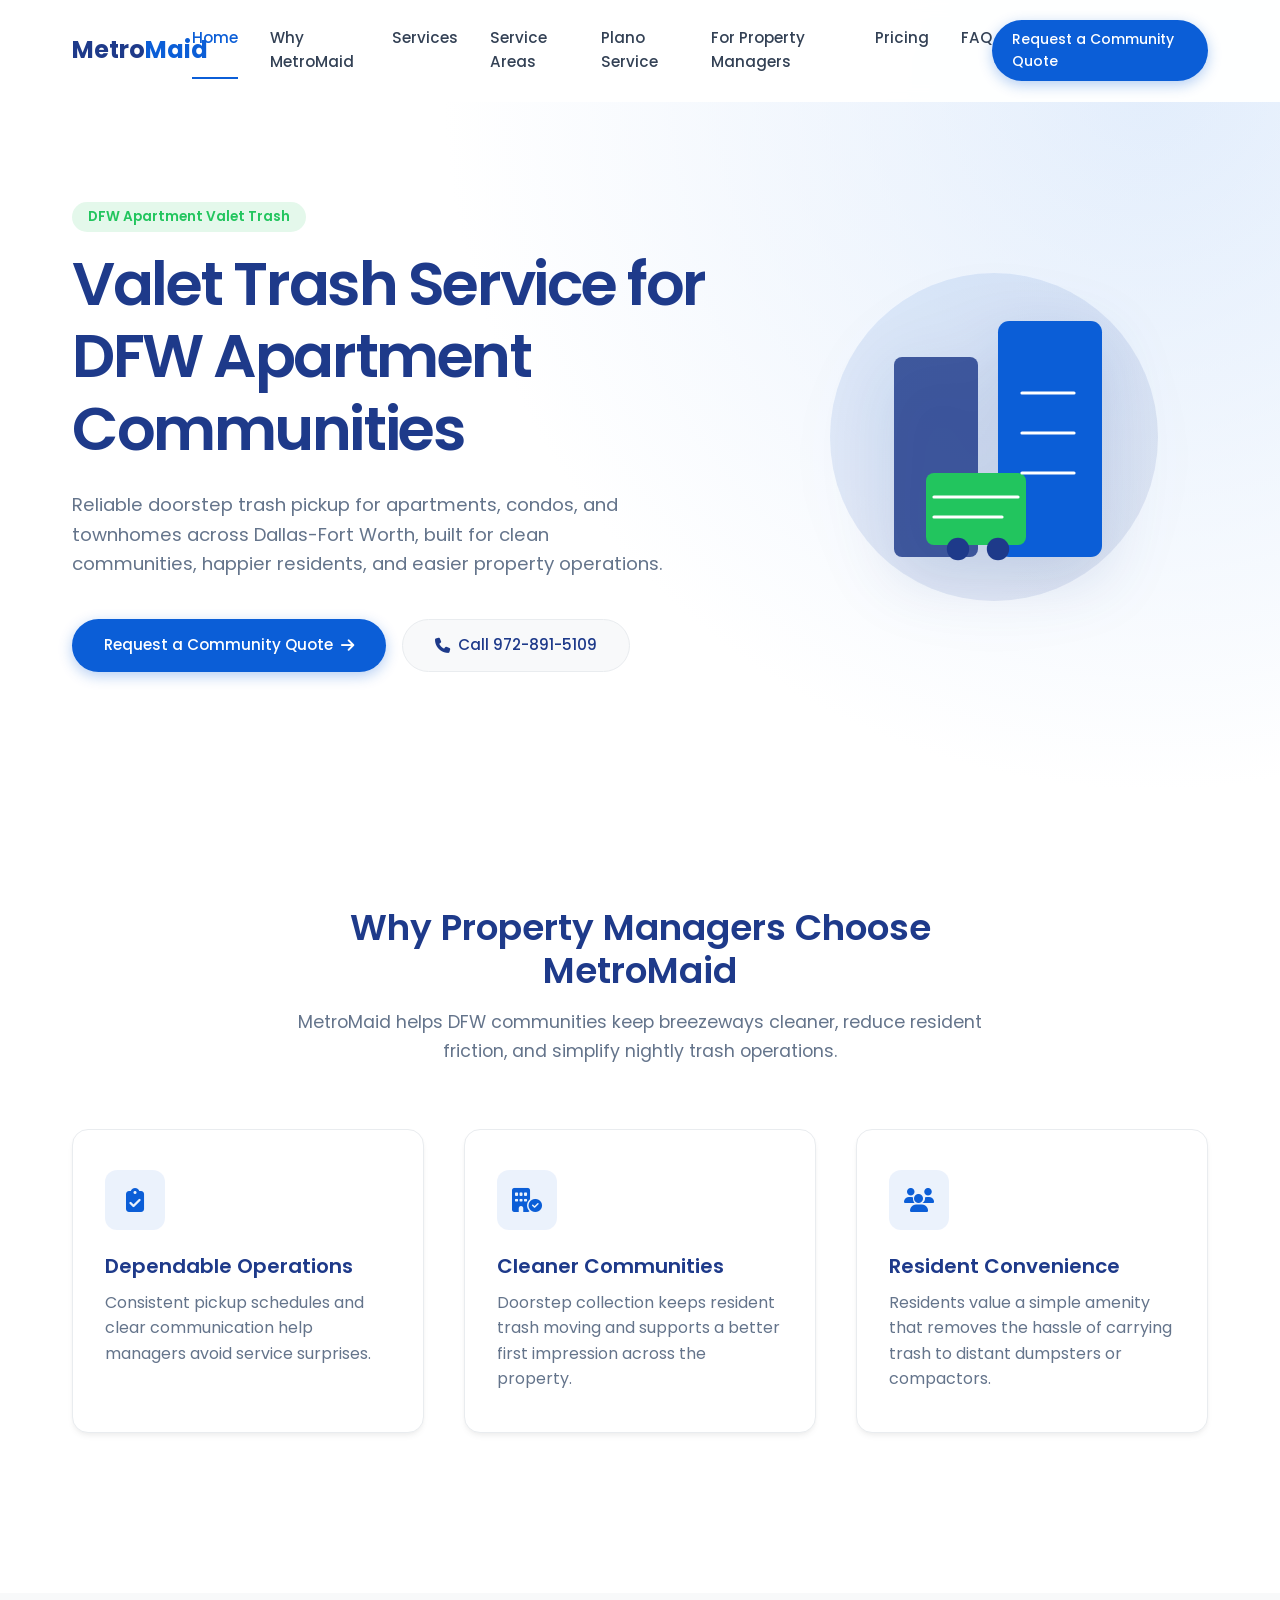
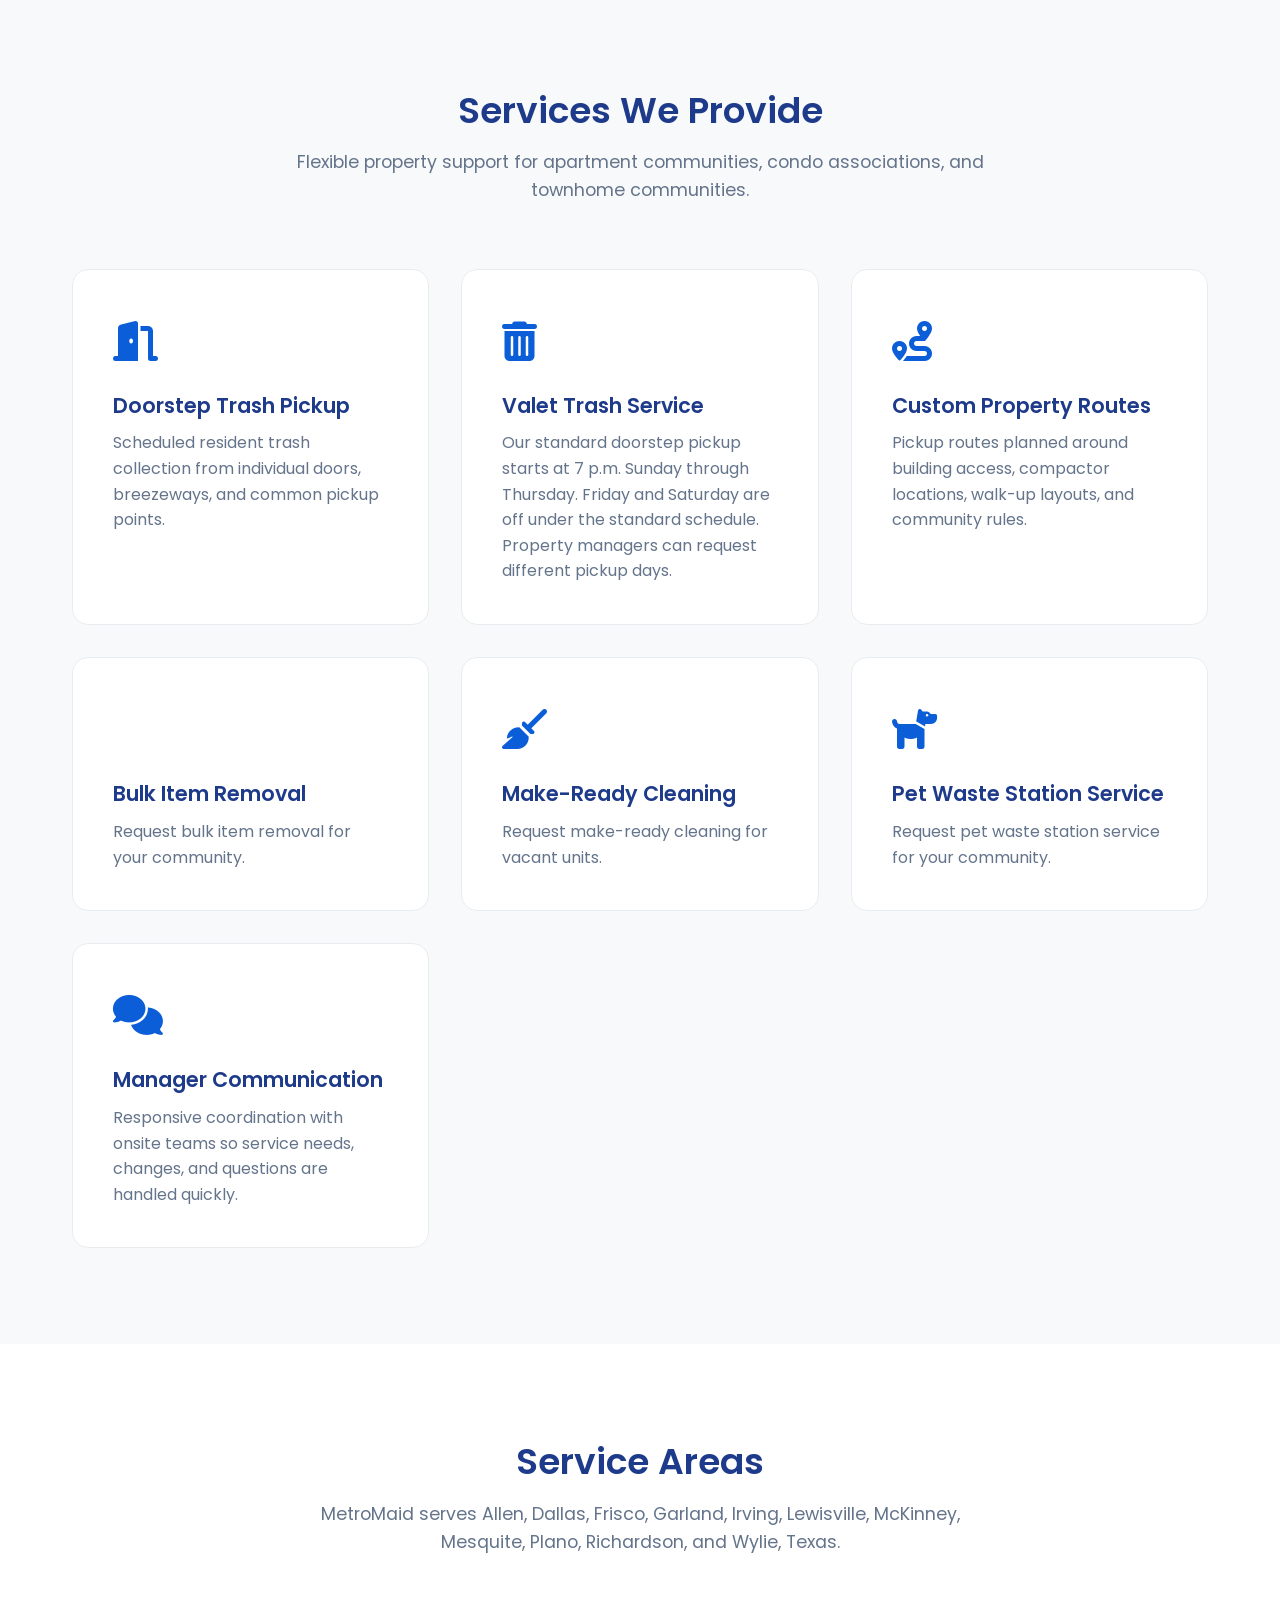
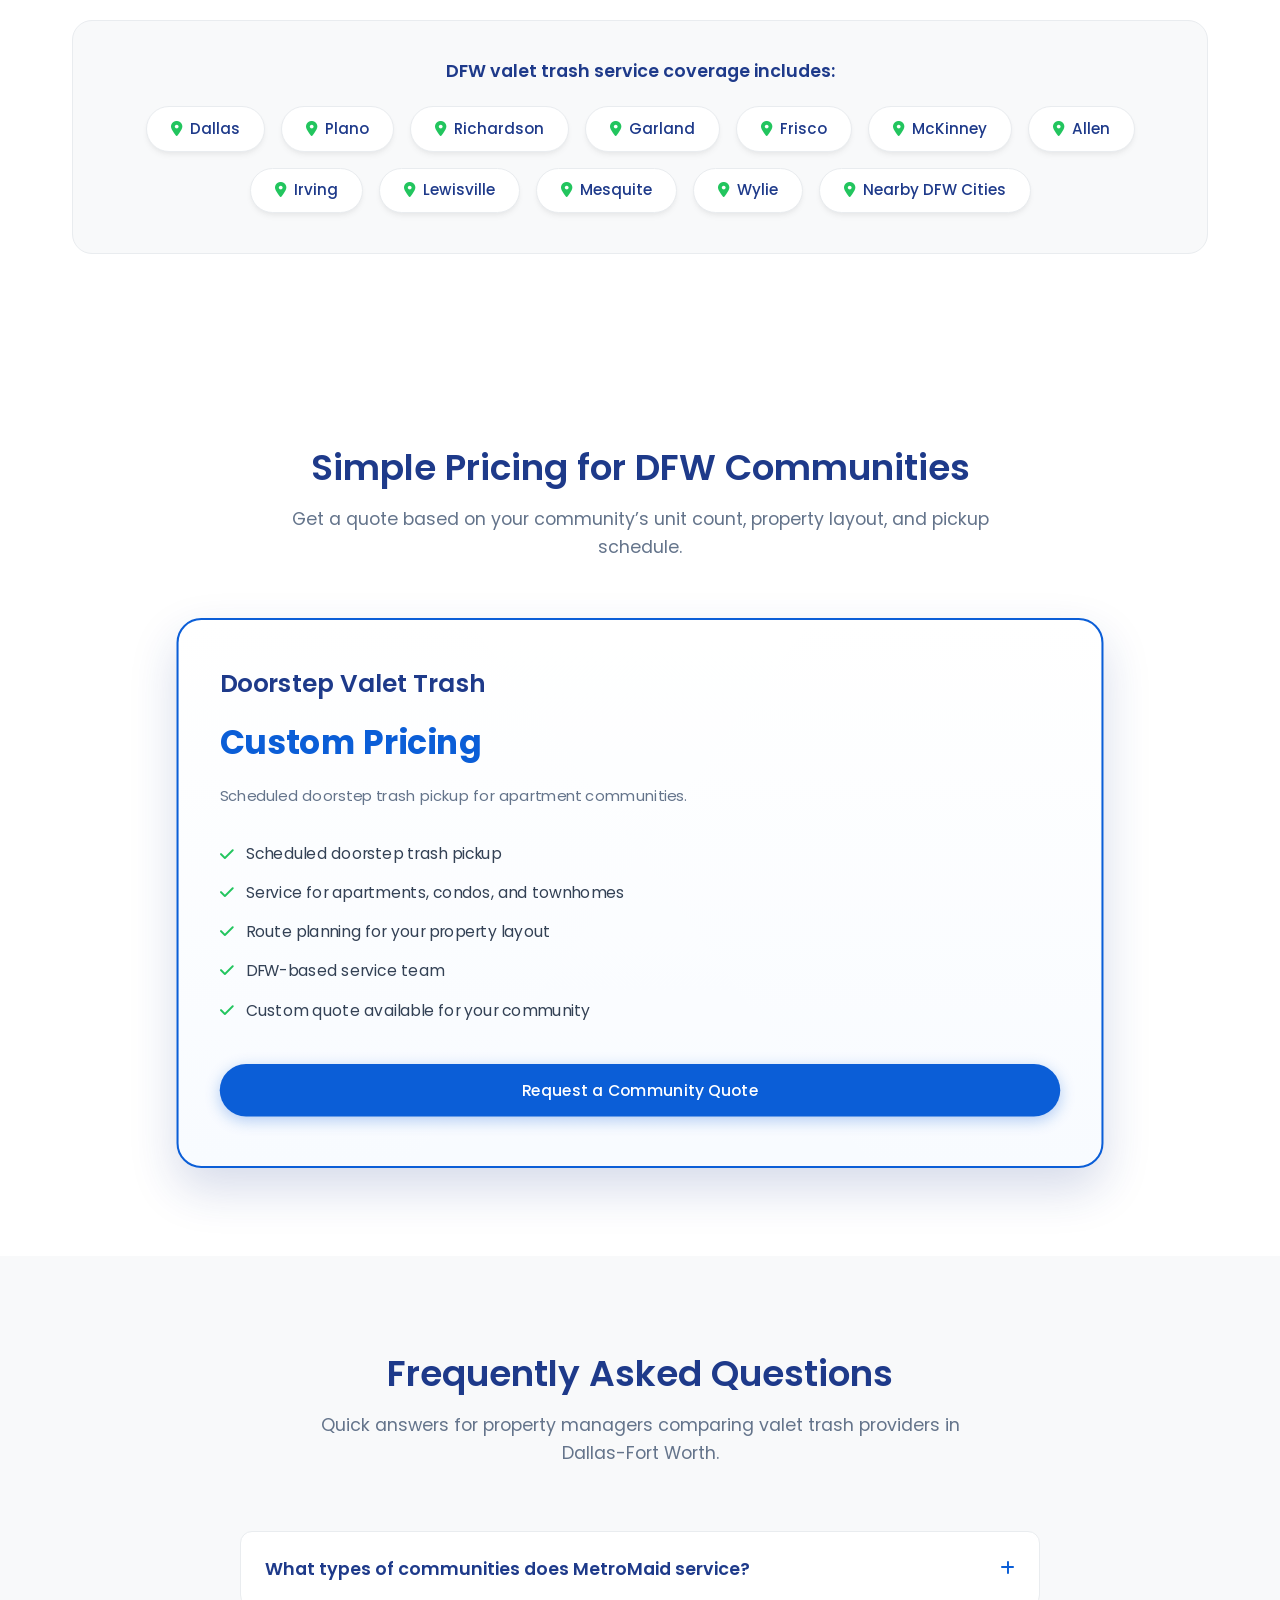
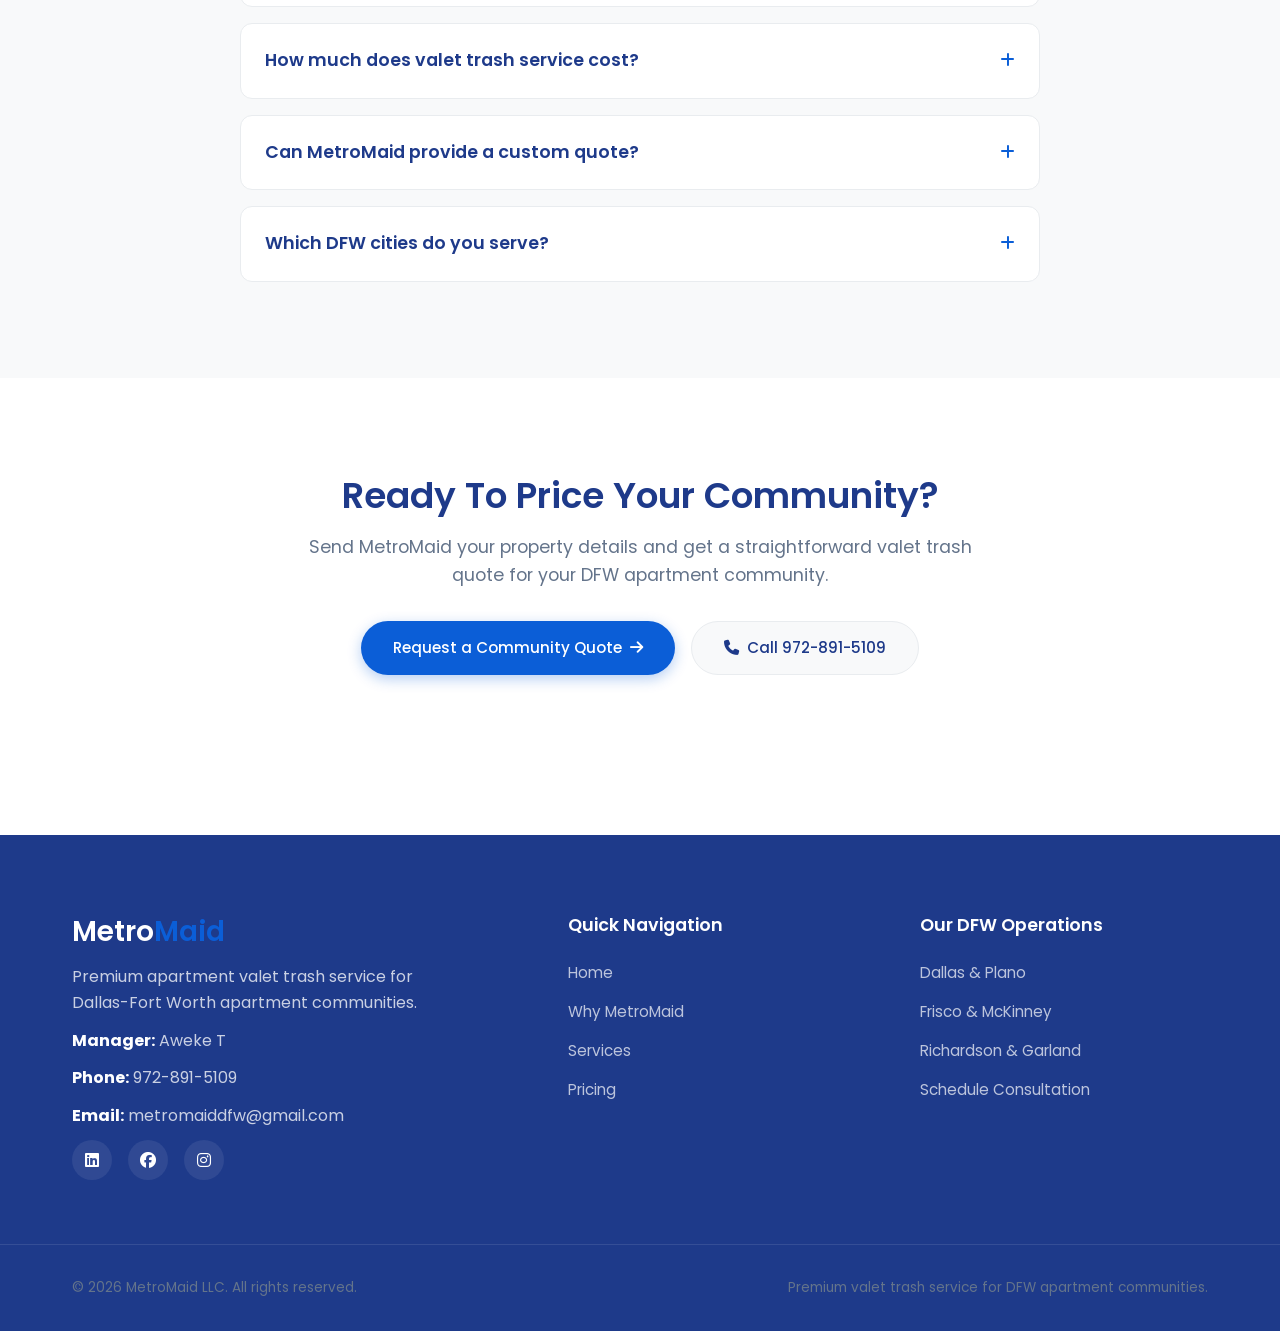
<file: valet-trash-service-dfw.html>
<!DOCTYPE html>
<html lang="en">
<head>
    <meta charset="UTF-8">
    <meta name="viewport" content="width=device-width, initial-scale=1.0">
    <title>Valet Trash Service DFW | MetroMaid Apartment Trash Pickup</title>
    <meta name="description" content="MetroMaid provides reliable valet trash service for DFW apartment communities, condos, and townhomes. Request a custom quote for your community.">
    <link rel="canonical" href="https://aweke70.github.io/metromaid-website/valet-trash-service-dfw.html">
    <link rel="preconnect" href="https://fonts.googleapis.com">
    <link rel="preconnect" href="https://fonts.gstatic.com" crossorigin>
    <link href="https://fonts.googleapis.com/css2?family=Poppins:wght@300;400;500;600;700&display=swap" rel="stylesheet">
    <link rel="stylesheet" href="https://cdnjs.cloudflare.com/ajax/libs/font-awesome/6.4.0/css/all.min.css">
    <link rel="stylesheet" href="style.css">
</head>
<body>

    <header class="main-header">
        <div class="container nav-container">
            <a href="index.html#home" class="logo">
                <span class="logo-text">Metro<span class="accent">Maid</span></span>
            </a>
            <nav class="nav-menu">
                <a href="#home" class="nav-link active">Home</a>
                <a href="#why" class="nav-link">Why MetroMaid</a>
                <a href="#services" class="nav-link">Services</a>
                <a href="#areas" class="nav-link">Service Areas</a>
                <a href="valet-trash-plano.html" class="nav-link">Plano Service</a>
                <a href="for-property-managers.html" class="nav-link">For Property Managers</a>
                <a href="#pricing" class="nav-link">Pricing</a>
                <a href="#faq" class="nav-link">FAQ</a>
            </nav>
            <div class="nav-cta">
                <a href="index.html#contact" class="btn btn-primary btn-sm">Request a Community Quote</a>
            </div>
            <button class="mobile-nav-toggle" aria-label="Toggle navigation">
                <span class="bar"></span>
                <span class="bar"></span>
                <span class="bar"></span>
            </button>
        </div>
    </header>

    <section id="home" class="hero-section">
        <div class="container hero-container">
            <div class="hero-content">
                <span class="badge">DFW Apartment Valet Trash</span>
                <h1>Valet Trash Service for DFW Apartment Communities</h1>
                <p>Reliable doorstep trash pickup for apartments, condos, and townhomes across Dallas-Fort Worth, built for clean communities, happier residents, and easier property operations.</p>
                <div class="hero-actions">
                    <a href="index.html#contact" class="btn btn-primary">Request a Community Quote <i class="fas fa-arrow-right"></i></a>
                    <a href="tel:19728915109" class="btn btn-secondary"><i class="fas fa-phone"></i> Call 972-891-5109</a>
                </div>
            </div>
            <div class="hero-image-container">
                <svg viewBox="0 0 500 500" class="hero-svg" xmlns="http://www.w3.org/2000/svg" aria-hidden="true">
                    <defs>
                        <linearGradient id="landingGrad" x1="0%" y1="0%" x2="100%" y2="100%">
                            <stop offset="0%" style="stop-color:#0B5ED7;stop-opacity:1" />
                            <stop offset="100%" style="stop-color:#1E3A8A;stop-opacity:1" />
                        </linearGradient>
                    </defs>
                    <circle cx="250" cy="250" r="205" fill="url(#landingGrad)" opacity="0.1"/>
                    <rect x="125" y="150" width="105" height="250" rx="10" fill="#1E3A8A" opacity="0.82"/>
                    <rect x="255" y="105" width="130" height="295" rx="14" fill="#0B5ED7"/>
                    <rect x="165" y="295" width="125" height="90" rx="10" fill="#22C55E"/>
                    <path d="M175 325 H280 M175 350 H260 M285 195 H350 M285 245 H350 M285 295 H350" stroke="white" stroke-width="4" stroke-linecap="round"/>
                    <circle cx="205" cy="390" r="14" fill="#1E3A8A"/>
                    <circle cx="255" cy="390" r="14" fill="#1E3A8A"/>
                </svg>
            </div>
        </div>
    </section>

    <section id="why" class="about-section">
        <div class="container">
            <div class="section-header">
                <h2>Why Property Managers Choose MetroMaid</h2>
                <p>MetroMaid helps DFW communities keep breezeways cleaner, reduce resident friction, and simplify nightly trash operations.</p>
            </div>
            <div class="about-grid">
                <div class="about-card">
                    <div class="about-icon"><i class="fas fa-clipboard-check"></i></div>
                    <h3>Dependable Operations</h3>
                    <p>Consistent pickup schedules and clear communication help managers avoid service surprises.</p>
                </div>
                <div class="about-card">
                    <div class="about-icon"><i class="fas fa-building-circle-check"></i></div>
                    <h3>Cleaner Communities</h3>
                    <p>Doorstep collection keeps resident trash moving and supports a better first impression across the property.</p>
                </div>
                <div class="about-card">
                    <div class="about-icon"><i class="fas fa-users"></i></div>
                    <h3>Resident Convenience</h3>
                    <p>Residents value a simple amenity that removes the hassle of carrying trash to distant dumpsters or compactors.</p>
                </div>
            </div>
        </div>
    </section>

    <section id="services" class="services-section">
        <div class="container">
            <div class="section-header">
                <h2>Services We Provide</h2>
                <p>Flexible property support for apartment communities, condo associations, and townhome communities.</p>
            </div>
            <div class="services-grid">
                <div class="service-card">
                    <div class="service-icon"><i class="fas fa-door-open"></i></div>
                    <h3>Doorstep Trash Pickup</h3>
                    <p>Scheduled resident trash collection from individual doors, breezeways, and common pickup points.</p>
                </div>
                <div class="service-card">
                    <div class="service-icon"><i class="fas fa-trash-alt"></i></div>
                    <h3>Valet Trash Service</h3>
                    <p>Our standard doorstep pickup starts at 7 p.m. Sunday through Thursday. Friday and Saturday are off under the standard schedule. Property managers can request different pickup days.</p>
                </div>
                <div class="service-card">
                    <div class="service-icon"><i class="fas fa-route"></i></div>
                    <h3>Custom Property Routes</h3>
                    <p>Pickup routes planned around building access, compactor locations, walk-up layouts, and community rules.</p>
                </div>
                <div class="service-card">
                    <div class="service-icon"><i class="fas fa-truck-load"></i></div>
                    <h3>Bulk Item Removal</h3>
                    <p>Request bulk item removal for your community.</p>
                </div>
                <div class="service-card">
                    <div class="service-icon"><i class="fas fa-broom"></i></div>
                    <h3>Make-Ready Cleaning</h3>
                    <p>Request make-ready cleaning for vacant units.</p>
                </div>
                <div class="service-card">
                    <div class="service-icon"><i class="fas fa-dog"></i></div>
                    <h3>Pet Waste Station Service</h3>
                    <p>Request pet waste station service for your community.</p>
                </div>
                <div class="service-card">
                    <div class="service-icon"><i class="fas fa-comments"></i></div>
                    <h3>Manager Communication</h3>
                    <p>Responsive coordination with onsite teams so service needs, changes, and questions are handled quickly.</p>
                </div>
            </div>
        </div>
    </section>

    <section id="areas" class="about-section">
        <div class="container">
            <div class="section-header">
                <h2>Service Areas</h2>
                <p>MetroMaid serves Allen, Dallas, Frisco, Garland, Irving, Lewisville, McKinney, Mesquite, Plano, Richardson, and Wylie, Texas.</p>
            </div>
            <div class="service-locations">
                <h4>DFW valet trash service coverage includes:</h4>
                <div class="location-tags">
                    <span><i class="fas fa-map-marker-alt"></i> Dallas</span>
                    <span><i class="fas fa-map-marker-alt"></i> Plano</span>
                    <span><i class="fas fa-map-marker-alt"></i> Richardson</span>
                    <span><i class="fas fa-map-marker-alt"></i> Garland</span>
                    <span><i class="fas fa-map-marker-alt"></i> Frisco</span>
                    <span><i class="fas fa-map-marker-alt"></i> McKinney</span>
                    <span><i class="fas fa-map-marker-alt"></i> Allen</span>
                    <span><i class="fas fa-map-marker-alt"></i> Irving</span>
                    <span><i class="fas fa-map-marker-alt"></i> Lewisville</span>
                    <span><i class="fas fa-map-marker-alt"></i> Mesquite</span>
                    <span><i class="fas fa-map-marker-alt"></i> Wylie</span>
                    <span><i class="fas fa-map-marker-alt"></i> Nearby DFW Cities</span>
                </div>
            </div>
        </div>
    </section>

    <section id="pricing" class="pricing-section">
        <div class="container">
            <div class="section-header">
                <h2>Simple Pricing for DFW Communities</h2>
                <p>Get a quote based on your community’s unit count, property layout, and pickup schedule.</p>
            </div>
            <div class="pricing-grid">
                <div class="pricing-card featured">
                    <h3>Doorstep Valet Trash</h3>
                    <div class="price">Custom Pricing</div>
                    <p class="price-desc">Scheduled doorstep trash pickup for apartment communities.</p>
                    <ul class="price-features">
                        <li><i class="fas fa-check"></i> Scheduled doorstep trash pickup</li>
                        <li><i class="fas fa-check"></i> Service for apartments, condos, and townhomes</li>
                        <li><i class="fas fa-check"></i> Route planning for your property layout</li>
                        <li><i class="fas fa-check"></i> DFW-based service team</li>
                        <li><i class="fas fa-check"></i> Custom quote available for your community</li>
                    </ul>
                    <a href="index.html#contact" class="btn btn-primary btn-full">Request a Community Quote</a>
                </div>
            </div>
        </div>
    </section>

    <section id="faq" class="faq-section">
        <div class="container">
            <div class="section-header">
                <h2>Frequently Asked Questions</h2>
                <p>Quick answers for property managers comparing valet trash providers in Dallas-Fort Worth.</p>
            </div>
            <div class="faq-accordion">
                <div class="faq-item">
                    <div class="faq-header">
                        <h3>What types of communities does MetroMaid service?</h3>
                        <span class="faq-icon"><i class="fas fa-plus"></i></span>
                    </div>
                    <div class="faq-body">
                        <p>MetroMaid provides valet trash service for apartment communities, condos, townhomes, and other multifamily residential properties across DFW.</p>
                    </div>
                </div>
                <div class="faq-item">
                    <div class="faq-header">
                        <h3>How much does valet trash service cost?</h3>
                        <span class="faq-icon"><i class="fas fa-plus"></i></span>
                    </div>
                    <div class="faq-body">
                        <p>Pricing depends on your door count, pickup frequency, property layout, and any additional services requested.</p>
                    </div>
                </div>
                <div class="faq-item">
                    <div class="faq-header">
                        <h3>Can MetroMaid provide a custom quote?</h3>
                        <span class="faq-icon"><i class="fas fa-plus"></i></span>
                    </div>
                    <div class="faq-body">
                        <p>Yes. MetroMaid can prepare a custom quote for your apartment community after reviewing your location, number of units, preferred schedule, and service needs.</p>
                    </div>
                </div>
                <div class="faq-item">
                    <div class="faq-header">
                        <h3>Which DFW cities do you serve?</h3>
                        <span class="faq-icon"><i class="fas fa-plus"></i></span>
                    </div>
                    <div class="faq-body">
                        <p>MetroMaid serves Allen, Dallas, Frisco, Garland, Irving, Lewisville, McKinney, Mesquite, Plano, Richardson, and Wylie, Texas.</p>
                    </div>
                </div>
            </div>
        </div>
    </section>

    <section class="contact-section">
        <div class="container">
            <div class="section-header">
                <h2>Ready To Price Your Community?</h2>
                <p>Send MetroMaid your property details and get a straightforward valet trash quote for your DFW apartment community.</p>
                <div class="hero-actions" style="justify-content: center; margin-top: 2rem;">
                    <a href="index.html#contact" class="btn btn-primary">Request a Community Quote <i class="fas fa-arrow-right"></i></a>
                    <a href="tel:19728915109" class="btn btn-secondary"><i class="fas fa-phone"></i> Call 972-891-5109</a>
                </div>
            </div>
        </div>
    </section>

    <footer class="main-footer">
        <div class="container footer-grid">
            <div class="footer-brand">
                <h3>Metro<span>Maid</span></h3>
                <p>Premium apartment valet trash service for Dallas-Fort Worth apartment communities.</p>
                <p><strong>Manager:</strong> Aweke T</p>
                <p><strong>Phone:</strong> 972-891-5109</p>
                <p><strong>Email:</strong> metromaiddfw@gmail.com</p>
                <div class="social-icons">
                    <a href="#" aria-label="LinkedIn"><i class="fab fa-linkedin"></i></a>
                    <a href="#" aria-label="Facebook"><i class="fab fa-facebook"></i></a>
                    <a href="#" aria-label="Instagram"><i class="fab fa-instagram"></i></a>
                </div>
            </div>
            <div class="footer-links">
                <h4>Quick Navigation</h4>
                <ul>
                    <li><a href="#home">Home</a></li>
                    <li><a href="#why">Why MetroMaid</a></li>
                    <li><a href="#services">Services</a></li>
                    <li><a href="#pricing">Pricing</a></li>
                </ul>
            </div>
            <div class="footer-links">
                <h4>Our DFW Operations</h4>
                <ul>
                    <li><a href="#areas">Dallas & Plano</a></li>
                    <li><a href="#areas">Frisco & McKinney</a></li>
                    <li><a href="#areas">Richardson & Garland</a></li>
                    <li><a href="index.html#contact">Schedule Consultation</a></li>
                </ul>
            </div>
        </div>
        <div class="footer-bottom">
            <div class="container footer-bottom-content">
                <p>&copy; 2026 MetroMaid LLC. All rights reserved.</p>
                <p>Premium valet trash service for DFW apartment communities.</p>
            </div>
        </div>
    </footer>

    <script src="script.js"></script>
</body>
</html>
</file>
<file: style.css>
/* ==========================================================================
   Base Styles & Reset
   ========================================================================== */
:root {
    --primary: #0B5ED7;
    --primary-dark: #0849A6;
    --dark-blue: #1E3A8A;
    --green: #22C55E;
    --gold: #FBBF24;
    --white: #FFFFFF;
    --light-gray: #F8F9FA;
    --soft-blue: #EEF6FF;
    --border-gray: #E9ECEF;
    --text-main: #334155;
    --text-muted: #64748B;
    --font-family: 'Poppins', sans-serif;
    --transition: all 0.3s cubic-bezier(0.25, 0.8, 0.25, 1);
    --shadow: 0 4px 6px -1px rgba(0, 0, 0, 0.05), 0 2px 4px -1px rgba(0, 0, 0, 0.03);
    --shadow-md: 0 12px 25px rgba(30, 58, 138, 0.12);
    --shadow-lg: 0 20px 45px rgba(30, 58, 138, 0.18);
}

* {
    margin: 0;
    padding: 0;
    box-sizing: border-box;
}

html {
    scroll-behavior: smooth;
    font-size: 16px;
    scroll-padding-top: 90px;
}

body {
    font-family: var(--font-family);
    color: var(--text-main);
    background-color: var(--white);
    line-height: 1.6;
    overflow-x: hidden;
}

.container {
    width: 100%;
    max-width: 1200px;
    margin: 0 auto;
    padding: 0 2rem;
}

section {
    padding: 6rem 0;
}

a {
    color: inherit;
}

img, svg {
    max-width: 100%;
}

/* ==========================================================================
   Typography & Reusable Components
   ========================================================================== */
h1, h2, h3, h4 {
    color: var(--dark-blue);
    font-weight: 600;
    line-height: 1.2;
}

p {
    color: var(--text-muted);
}

.section-header {
    text-align: center;
    max-width: 700px;
    margin: 0 auto 4rem auto;
}

.section-header h2 {
    font-size: 2.25rem;
    margin-bottom: 1rem;
    position: relative;
}

.section-header p {
    font-size: 1.1rem;
}

/* Buttons */
.btn {
    display: inline-flex;
    align-items: center;
    justify-content: center;
    gap: 0.5rem;
    padding: 0.85rem 2rem;
    border-radius: 50px;
    font-family: var(--font-family);
    font-size: 0.95rem;
    font-weight: 500;
    text-decoration: none;
    transition: var(--transition);
    cursor: pointer;
    border: none;
}

.btn-primary {
    background-color: var(--primary);
    color: var(--white);
    box-shadow: 0 4px 14px rgba(11, 94, 215, 0.3);
}

.btn-primary:hover {
    background-color: var(--primary-dark);
    transform: translateY(-2px);
    box-shadow: 0 6px 20px rgba(11, 94, 215, 0.4);
}

.btn:focus-visible,
.nav-link:focus-visible,
.social-icons a:focus-visible {
    outline: 3px solid rgba(11, 94, 215, 0.35);
    outline-offset: 3px;
}

.btn-secondary {
    background-color: var(--light-gray);
    color: var(--dark-blue);
    border: 1px solid var(--border-gray);
}

.btn-secondary:hover {
    background-color: var(--border-gray);
    transform: translateY(-2px);
}

.btn-sm {
    padding: 0.5rem 1.25rem;
    font-size: 0.875rem;
}

.btn-full {
    width: 100%;
}

/* Badge */
.badge {
    display: inline-block;
    padding: 0.25rem 1rem;
    background-color: rgba(34, 197, 94, 0.12);
    color: var(--green);
    border-radius: 50px;
    font-size: 0.85rem;
    font-weight: 600;
    margin-bottom: 1rem;
}

/* ==========================================================================
   Header / Sticky Navigation
   ========================================================================== */
.main-header {
    position: fixed;
    top: 0;
    left: 0;
    width: 100%;
    z-index: 1000;
    background-color: rgba(255, 255, 255, 0.95);
    backdrop-filter: blur(10px);
    border-bottom: 1px solid transparent;
    transition: var(--transition);
    padding: 1.25rem 0;
}

.main-header.scrolled {
    padding: 0.85rem 0;
    box-shadow: var(--shadow);
    border-bottom: 1px solid var(--border-gray);
}

.nav-container {
    display: flex;
    align-items: center;
    justify-content: space-between;
}

.logo {
    text-decoration: none;
    font-size: 1.5rem;
    font-weight: 700;
   display: block;
   width: 120px;
   height: auto;
}

.logo-text {
    color: var(--dark-blue);
}

.logo-text .accent {
    color: var(--primary);
}

.nav-menu {
    display: flex;
    gap: 2rem;
}

.nav-link {
    text-decoration: none;
    color: var(--text-main);
    font-weight: 500;
    font-size: 0.95rem;
    transition: var(--transition);
    position: relative;
}

.nav-link:hover, .nav-link.active {
    color: var(--primary);
}

.nav-link::after {
    content: '';
    position: absolute;
    bottom: -4px;
    left: 0;
    width: 0;
    height: 2px;
    background-color: var(--primary);
    transition: var(--transition);
}

.nav-link:hover::after, .nav-link.active::after {
    width: 100%;
}

.mobile-nav-toggle {
    display: none;
    flex-direction: column;
    gap: 6px;
    background: none;
    border: none;
    cursor: pointer;
}

.mobile-nav-toggle .bar {
    width: 25px;
    height: 2px;
    background-color: var(--dark-blue);
    transition: var(--transition);
}

/* ==========================================================================
   Hero Section
   ========================================================================== */
.hero-section {
    background:
        radial-gradient(circle at 90% 10%, rgba(11, 94, 215, 0.08) 0%, rgba(255,255,255,1) 52%),
        linear-gradient(135deg, #ffffff 0%, var(--soft-blue) 100%);
    padding: 10rem 0 6rem 0;
    min-height: 90vh;
    display: flex;
    align-items: center;
}

.hero-container {
    display: grid;
    grid-template-columns: 1.2fr 0.8fr;
    gap: 4rem;
    align-items: center;
}

.hero-content h1 {
    font-size: clamp(2.4rem, 6vw, 3.8rem);
    letter-spacing: -0.04em;
    margin-bottom: 1.5rem;
}

.hero-content p {
    font-size: 1.15rem;
    margin-bottom: 2.5rem;
    max-width: 600px;
}

.hero-actions {
    display: flex;
    gap: 1rem;
}

.hero-image-container {
    position: relative;
    display: flex;
    justify-content: center;
}

.hero-svg {
    width: 100%;
    max-width: 400px;
    filter: drop-shadow(0 20px 30px rgba(30, 58, 138, 0.15));
    animation: float 6s ease-in-out infinite;
}

@keyframes float {
    0%, 100% { transform: translateY(0); }
    50% { transform: translateY(-12px); }
}

/* ==========================================================================
   About & Service Area Section
   ========================================================================== */
.about-section {
    background-color: var(--white);
}

.about-grid {
    display: grid;
    grid-template-columns: repeat(3, 1fr);
    gap: 2.5rem;
    margin-bottom: 4rem;
}

.about-card {
    background-color: var(--white);
    padding: 2.5rem 2rem;
    border-radius: 16px;
    box-shadow: var(--shadow);
    border: 1px solid var(--border-gray);
    transition: var(--transition);
}

.about-card:hover {
    transform: translateY(-5px);
    box-shadow: var(--shadow-md);
}

.about-icon {
    width: 60px;
    height: 60px;
    background-color: rgba(11, 94, 215, 0.08);
    color: var(--primary);
    border-radius: 12px;
    display: flex;
    align-items: center;
    justify-content: center;
    font-size: 1.5rem;
    margin-bottom: 1.5rem;
}

.about-card h3 {
    font-size: 1.25rem;
    margin-bottom: 0.75rem;
}

.service-locations {
    text-align: center;
    background-color: var(--light-gray);
    padding: 2.5rem;
    border-radius: 20px;
    border: 1px solid var(--border-gray);
}

.service-locations h4 {
    margin-bottom: 1.5rem;
    font-size: 1.1rem;
}

.location-tags {
    display: flex;
    flex-wrap: wrap;
    justify-content: center;
    gap: 1rem;
}

.location-tags span {
    background-color: var(--white);
    padding: 0.6rem 1.5rem;
    border-radius: 50px;
    font-weight: 500;
    box-shadow: var(--shadow);
    font-size: 0.95rem;
    color: var(--dark-blue);
    border: 1px solid var(--border-gray);
}

.location-tags i {
    color: var(--green);
    margin-right: 0.25rem;
}

/* ==========================================================================
   Services Section
   ========================================================================== */
.services-section {
    background-color: var(--light-gray);
}

.services-grid {
    display: grid;
    grid-template-columns: repeat(3, 1fr);
    gap: 2rem;
}

.service-card {
    background-color: var(--white);
    padding: 2.5rem;
    border-radius: 16px;
    border: 1px solid var(--border-gray);
    transition: var(--transition);
}

.service-card:hover {
    transform: translateY(-5px);
    box-shadow: var(--shadow-md);
    border-color: rgba(11, 94, 215, 0.3);
}

.service-icon {
    font-size: 2.5rem;
    color: var(--primary);
    margin-bottom: 1.25rem;
}

.service-card h3 {
    font-size: 1.3rem;
    margin-bottom: 0.75rem;
}

/* ==========================================================================
   Pricing Section
   ========================================================================== */
.pricing-section {
    background-color: var(--white);
}

.pricing-grid {
    display: flex;
    justify-content: center;
    gap: 2.5rem;
    max-width: 900px;
    margin: 0 auto;
}

.pricing-card {
    background-color: var(--white);
    border: 1px solid var(--border-gray);
    border-radius: 24px;
    padding: 3rem 2.5rem;
    flex: 1;
    position: relative;
    box-shadow: var(--shadow);
}

.pricing-card.featured {
    border: 2px solid var(--primary);
    box-shadow: var(--shadow-lg);
    transform: scale(1.03);
    background: linear-gradient(180deg, #ffffff 0%, #f8fbff 100%);
}

.popular-badge {
    position: absolute;
    top: -15px;
    left: 50%;
    transform: translateX(-50%);
    background-color: var(--green);
    color: var(--white);
    padding: 0.35rem 1.25rem;
    border-radius: 50px;
    font-size: 0.8rem;
    font-weight: 600;
    text-transform: uppercase;
}

.pricing-card h3 {
    font-size: 1.5rem;
    margin-bottom: 1rem;
}

.price {
    font-size: 2rem;
    font-weight: 700;
    color: var(--primary);
    margin-bottom: 1rem;
}

.price span {
    display: block;
    font-size: 0.95rem;
    color: var(--text-muted);
    font-weight: 500;
    margin-top: 0.25rem;
}

.price-desc {
    font-size: 0.9rem;
    margin-bottom: 2rem;
}

.price-features {
    list-style: none;
    margin-bottom: 2.5rem;
}

.price-features li {
    margin-bottom: 0.85rem;
    font-size: 0.95rem;
    display: flex;
    align-items: center;
    gap: 0.75rem;
}

.price-features i.fa-check {
    color: var(--green);
}

.price-features i.fa-times {
    color: var(--text-muted);
    opacity: 0.4;
}

/* ==========================================================================
   Gallery Section
   ========================================================================== */
.gallery-section {
    background-color: var(--light-gray);
}

.gallery-grid {
    display: grid;
    grid-template-columns: repeat(4, 1fr);
    gap: 1.5rem;
}

.gallery-item {
    border-radius: 12px;
    overflow: hidden;
    background-color: var(--white);
    box-shadow: var(--shadow);
    border: 1px solid var(--border-gray);
}

.gallery-placeholder {
    height: 220px;
    display: flex;
    flex-direction: column;
    align-items: center;
    justify-content: center;
    gap: 1rem;
    color: var(--text-muted);
    background: linear-gradient(135deg, #ffffff 0%, #f1f5f9 100%);
    padding: 1.5rem;
    text-align: center;
}

.gallery-placeholder i {
    font-size: 2.5rem;
    color: var(--primary);
    opacity: 0.7;
}

.gallery-placeholder span {
    font-size: 0.9rem;
    font-weight: 500;
}

/* ==========================================================================
   Testimonials Section
   ========================================================================== */
.testimonials-section {
    background-color: var(--white);
}

.testimonials-grid {
    display: grid;
    grid-template-columns: repeat(2, 1fr);
    gap: 2.5rem;
    max-width: 1000px;
    margin: 0 auto;
}

.testimonial-card {
    background-color: var(--light-gray);
    padding: 2.5rem;
    border-radius: 20px;
    border: 1px solid var(--border-gray);
}

.testimonial-card .stars {
    color: #FBBF24;
    margin-bottom: 1rem;
}

.testimonial-card p {
    font-style: italic;
    font-size: 1.05rem;
    margin-bottom: 1.5rem;
    color: var(--dark-blue);
}

.user-info strong {
    display: block;
    color: var(--text-main);
}

.user-info span {
    font-size: 0.85rem;
    color: var(--text-muted);
}

/* ==========================================================================
   FAQ Section
   ========================================================================== */
.faq-section {
    background-color: var(--light-gray);
}

.faq-accordion {
    max-width: 800px;
    margin: 0 auto;
    display: flex;
    flex-direction: column;
    gap: 1rem;
}

.faq-item {
    background-color: var(--white);
    border-radius: 12px;
    border: 1px solid var(--border-gray);
    overflow: hidden;
    transition: var(--transition);
}

.faq-header {
    padding: 1.5rem;
    display: flex;
    justify-content: space-between;
    align-items: center;
    cursor: pointer;
    user-select: none;
}

.faq-header h3 {
    font-size: 1.1rem;
}

.faq-icon {
    font-size: 1rem;
    color: var(--primary);
    transition: var(--transition);
}

.faq-body {
    max-height: 0;
    overflow: hidden;
    transition: max-height 0.3s ease-out;
    padding: 0 1.5rem;
}

.faq-body p {
    padding-bottom: 1.5rem;
    font-size: 0.95rem;
}

.faq-item.active .faq-icon {
    transform: rotate(45deg);
}

/* ==========================================================================
   Contact & Map Section
   ========================================================================== */
.contact-section {
    background-color: var(--white);
}

.contact-grid {
    display: grid;
    grid-template-columns: 1.1fr 0.9fr;
    gap: 4rem;
    align-items: start;
}

.contact-form-container {
    background-color: var(--light-gray);
    padding: 3rem;
    border-radius: 24px;
    border: 1px solid var(--border-gray);
}

.contact-form {
    display: flex;
    flex-direction: column;
    gap: 1.25rem;
}

.form-group {
    display: flex;
    flex-direction: column;
    gap: 0.5rem;
}

.form-group label {
    font-size: 0.9rem;
    font-weight: 500;
    color: var(--dark-blue);
}

.form-group input, .form-group textarea {
    padding: 0.85rem 1rem;
    border-radius: 8px;
    border: 1px solid var(--border-gray);
    font-family: var(--font-family);
    font-size: 0.95rem;
    outline: none;
    transition: var(--transition);
}

.form-group input:focus, .form-group textarea:focus {
    border-color: var(--primary);
    box-shadow: 0 0 0 3px rgba(11, 94, 215, 0.1);
}

.map-container {
    display: flex;
    flex-direction: column;
    gap: 2rem;
    height: 100%;
}

.contact-info-block {
    background: linear-gradient(135deg, var(--dark-blue), var(--primary));
    color: var(--white);
    padding: 2rem;
    border-radius: 20px;
    box-shadow: var(--shadow-md);
}

.contact-info-block h4 {
    color: var(--white);
    font-size: 1.25rem;
    margin-bottom: 0.75rem;
}

.contact-info-block p {
    color: rgba(255, 255, 255, 0.88);
    margin-bottom: 0.6rem;
}

.contact-info-block i {
    color: var(--gold);
    margin-right: 0.5rem;
}

.map-placeholder {
    background-color: var(--light-gray);
    border: 1px solid var(--border-gray);
    border-radius: 16px;
    flex-grow: 1;
    min-height: 300px;
    display: flex;
    align-items: center;
    justify-content: center;
    position: relative;
    overflow: hidden;
}

.map-graphic {
    display: flex;
    flex-direction: column;
    align-items: center;
    gap: 1rem;
    color: var(--text-muted);
}

.map-graphic i {
    font-size: 3rem;
    color: var(--primary);
}

/* ==========================================================================
   Professional Footer
   ========================================================================== */
.main-footer {
    background-color: var(--dark-blue);
    color: var(--white);
    padding: 5rem 0 0 0;
}

.footer-grid {
    display: grid;
    grid-template-columns: 1.5fr 1fr 1fr;
    gap: 4rem;
    padding-bottom: 4rem;
}

.footer-brand h3 {
    color: var(--white);
    font-size: 1.75rem;
    margin-bottom: 1rem;
}

.footer-brand h3 span {
    color: var(--primary);
}

.footer-brand p {
    color: rgba(255, 255, 255, 0.76);
    margin-bottom: 0.75rem;
    max-width: 360px;
}

.footer-brand strong {
    color: var(--white);
}

.social-icons {
    display: flex;
    gap: 1rem;
}

.social-icons a {
    width: 40px;
    height: 40px;
    background-color: rgba(255, 255, 255, 0.08);
    color: var(--white);
    border-radius: 50%;
    display: flex;
    align-items: center;
    justify-content: center;
    transition: var(--transition);
    text-decoration: none;
}

.social-icons a:hover {
    background-color: var(--primary);
    transform: translateY(-3px);
}

.footer-links h4 {
    color: var(--white);
    font-size: 1.1rem;
    margin-bottom: 1.5rem;
}

.footer-links ul {
    list-style: none;
    display: flex;
    flex-direction: column;
    gap: 0.85rem;
}

.footer-links a {
    color: rgba(255, 255, 255, 0.7);
    text-decoration: none;
    transition: var(--transition);
    font-size: 0.95rem;
}

.footer-links a:hover {
    color: var(--white);
    padding-left: 4px;
}

.footer-bottom {
    border-top: 1px solid rgba(255, 255, 255, 0.1);
    padding: 2rem 0;
}

.footer-bottom-content {
    display: flex;
    justify-content: space-between;
    align-items: center;
    font-size: 0.85rem;
    color: rgba(255, 255, 255, 0.5);
}

/* ==========================================================================
   Responsive / Mobile Media Queries
   ========================================================================== */
@media (max-width: 1024px) {
    html { font-size: 15px; }
    .hero-container { grid-template-columns: 1fr; text-align: center; gap: 2rem; }
    .hero-content p { margin: 0 auto 2.5rem auto; }
    .hero-actions { justify-content: center; }
    .about-grid, .services-grid { grid-template-columns: repeat(2, 1fr); }
    .gallery-grid { grid-template-columns: repeat(2, 1fr); }
    .pricing-grid { flex-direction: column; align-items: center; }
    .pricing-card { width: 100%; max-width: 500px; }
    .pricing-card.featured { transform: scale(1); }
    .contact-grid { grid-template-columns: 1fr; gap: 3rem; }
    .map-placeholder { min-height: 250px; }
}

@media (max-width: 768px) {
    section { padding: 4rem 0; }
    .container { padding: 0 1.25rem; }
    .main-header { padding: 1rem 0; }
    .mobile-nav-toggle { display: flex; }
    .nav-menu {
        position: fixed;
        top: 0;
        right: -100%;
        width: 80%;
        max-width: 300px;
        height: 100vh;
        background-color: var(--white);
        box-shadow: -4px 0 15px rgba(0,0,0,0.1);
        flex-direction: column;
        padding: 6rem 2rem 2rem 2rem;
        transition: 0.4s ease-in-out;
    }
    .nav-menu.active { right: 0; }
    .nav-cta { display: none; }
    .about-grid, .services-grid, .testimonials-grid, .gallery-grid { grid-template-columns: 1fr; }
    .hero-actions { flex-direction: column; align-items: stretch; }
    .hero-content { text-align: center; }
    .contact-form-container { padding: 2rem 1.25rem; }
    .footer-grid { grid-template-columns: 1fr; gap: 2.5rem; }
    .footer-bottom-content { flex-direction: column; gap: 1rem; text-align: center; }
    
    /* Active Burger State */
    .mobile-nav-toggle.active .bar:nth-child(1) { transform: translateY(8px) rotate(45deg); }
    .mobile-nav-toggle.active .bar:nth-child(2) { opacity: 0; }
    .mobile-nav-toggle.active .bar:nth-child(3) { transform: translateY(-8px) rotate(-45deg); }
}

@media (max-width: 480px) {
    .logo { font-size: 1.25rem; }
    .badge { font-size: 0.78rem; }
    .hero-section { padding-top: 8rem; }
    .section-header h2 { font-size: 1.8rem; }
    .pricing-card { padding: 2.25rem 1.5rem; }
    .footer-bottom-content { font-size: 0.78rem; }
}


@media (prefers-reduced-motion: reduce) {
    html { scroll-behavior: auto; }
    *, *::before, *::after {
        animation-duration: 0.01ms !important;
        animation-iteration-count: 1 !important;
        transition-duration: 0.01ms !important;
    }
}
</file>
